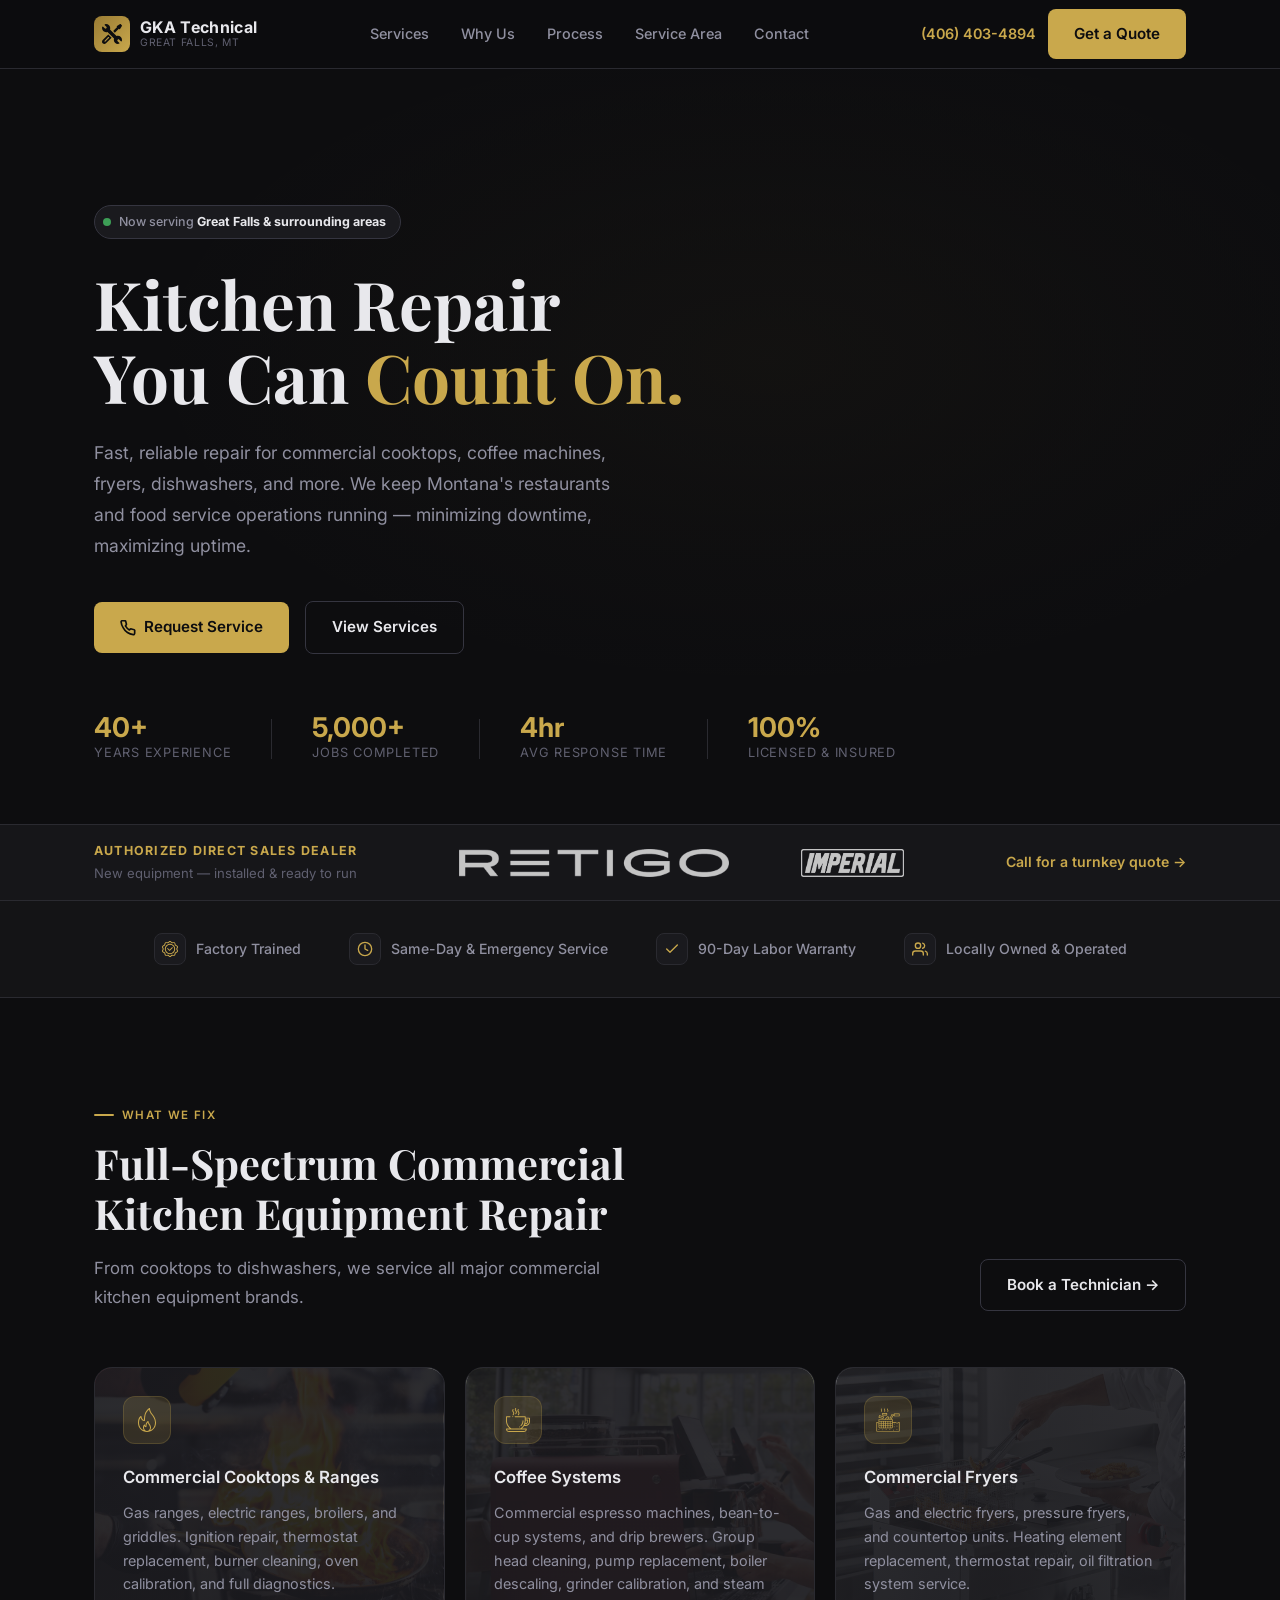
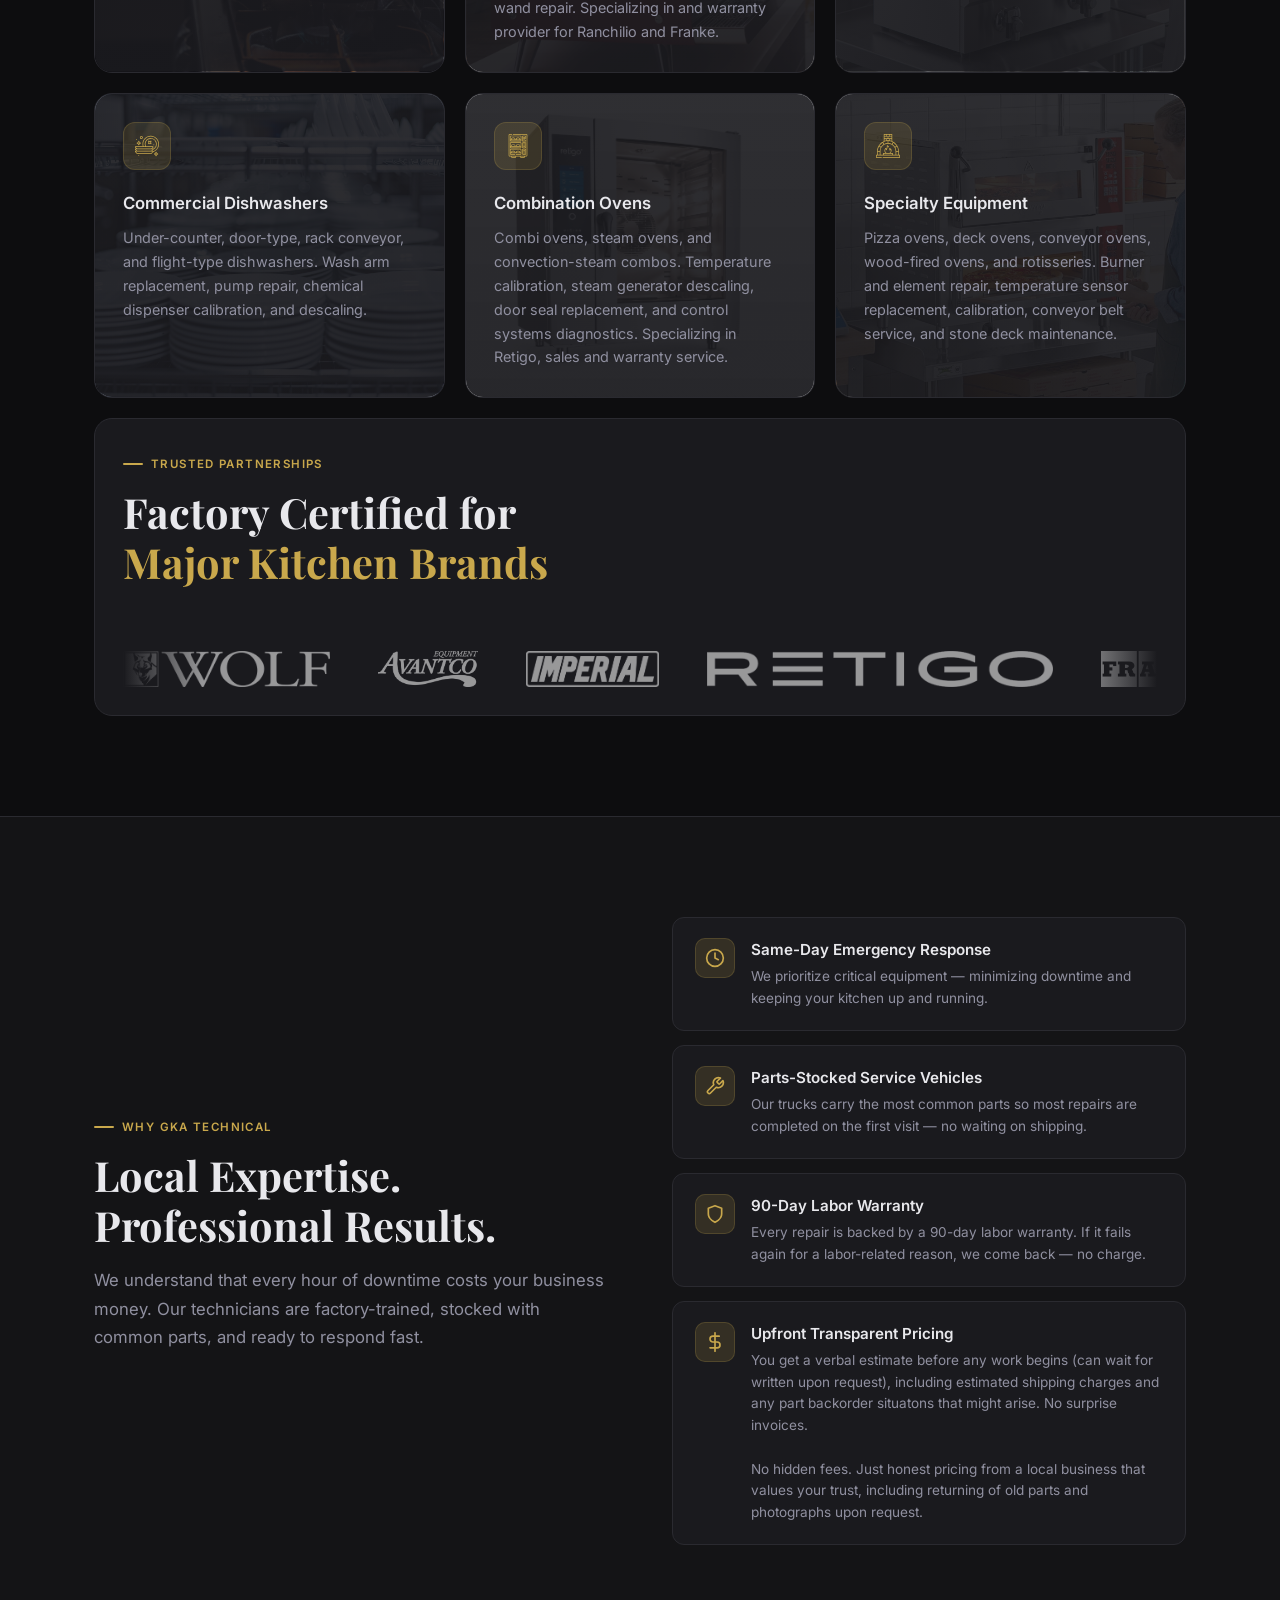
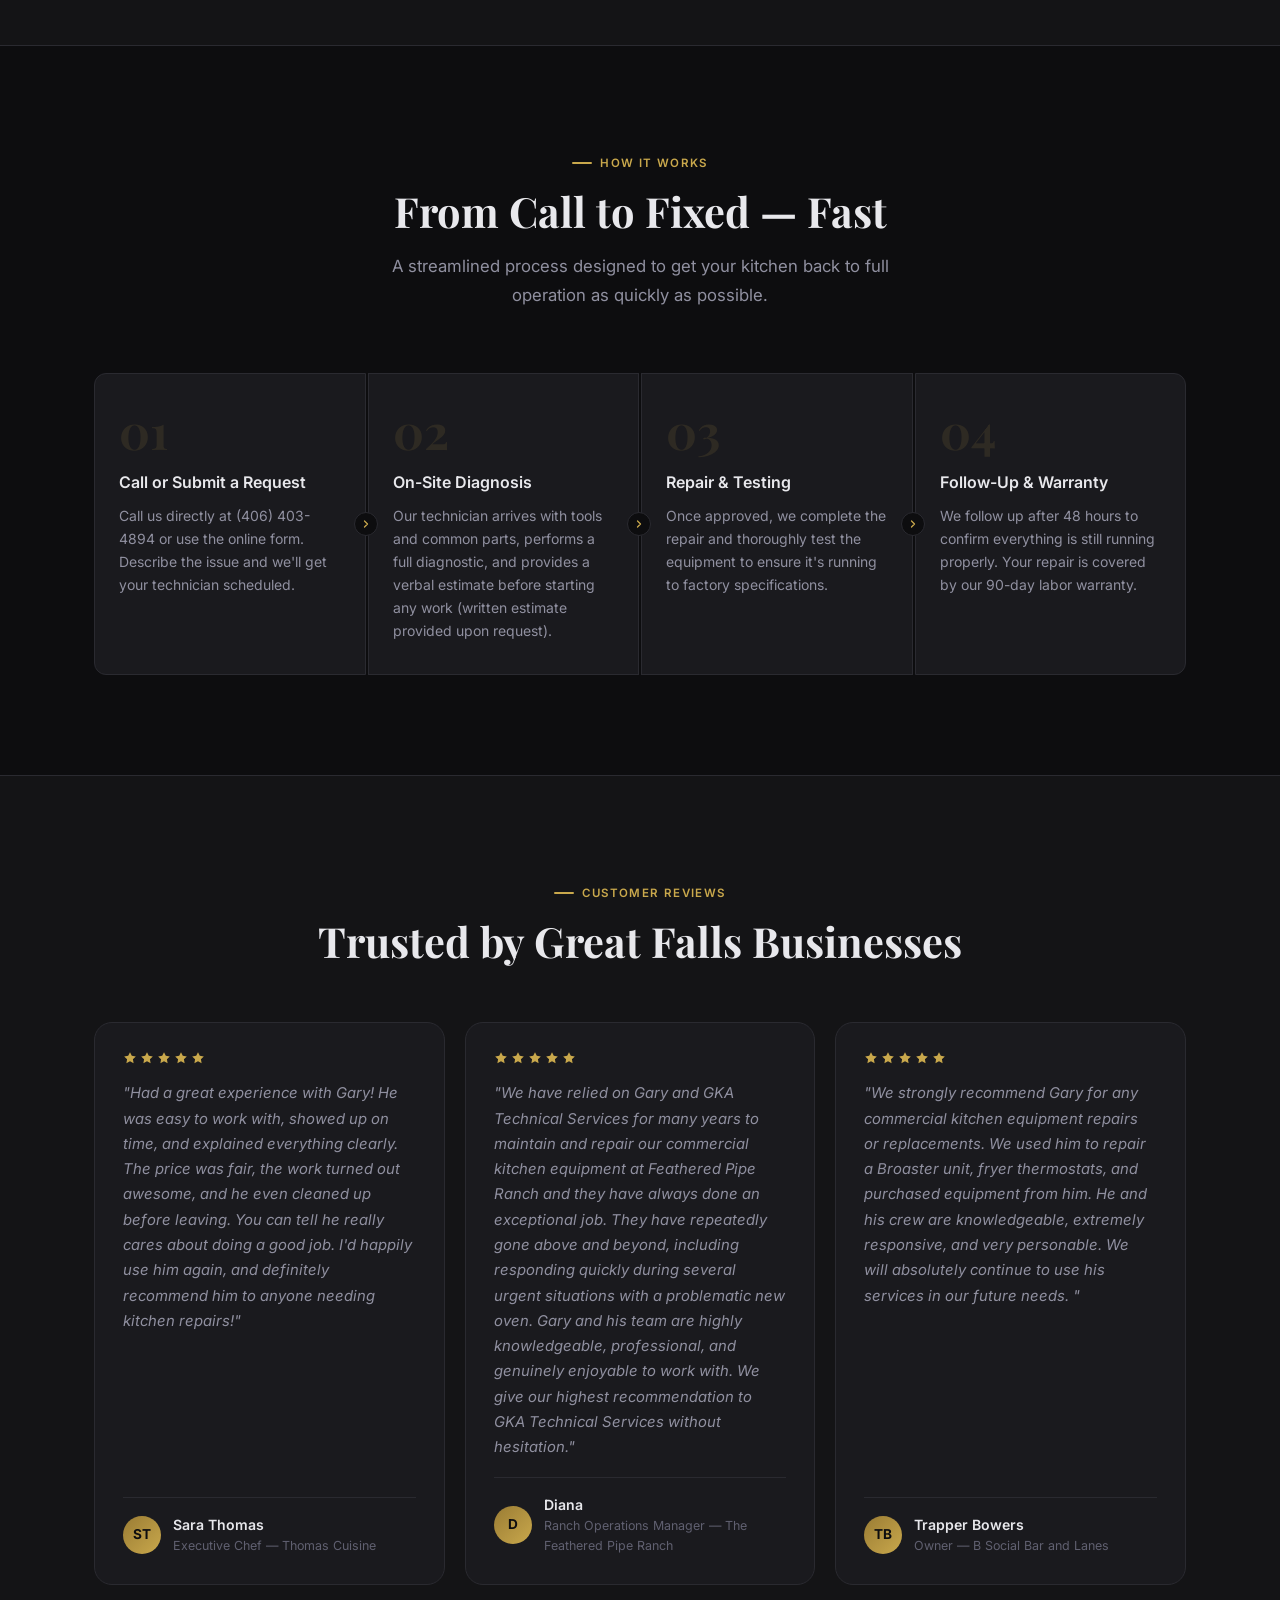
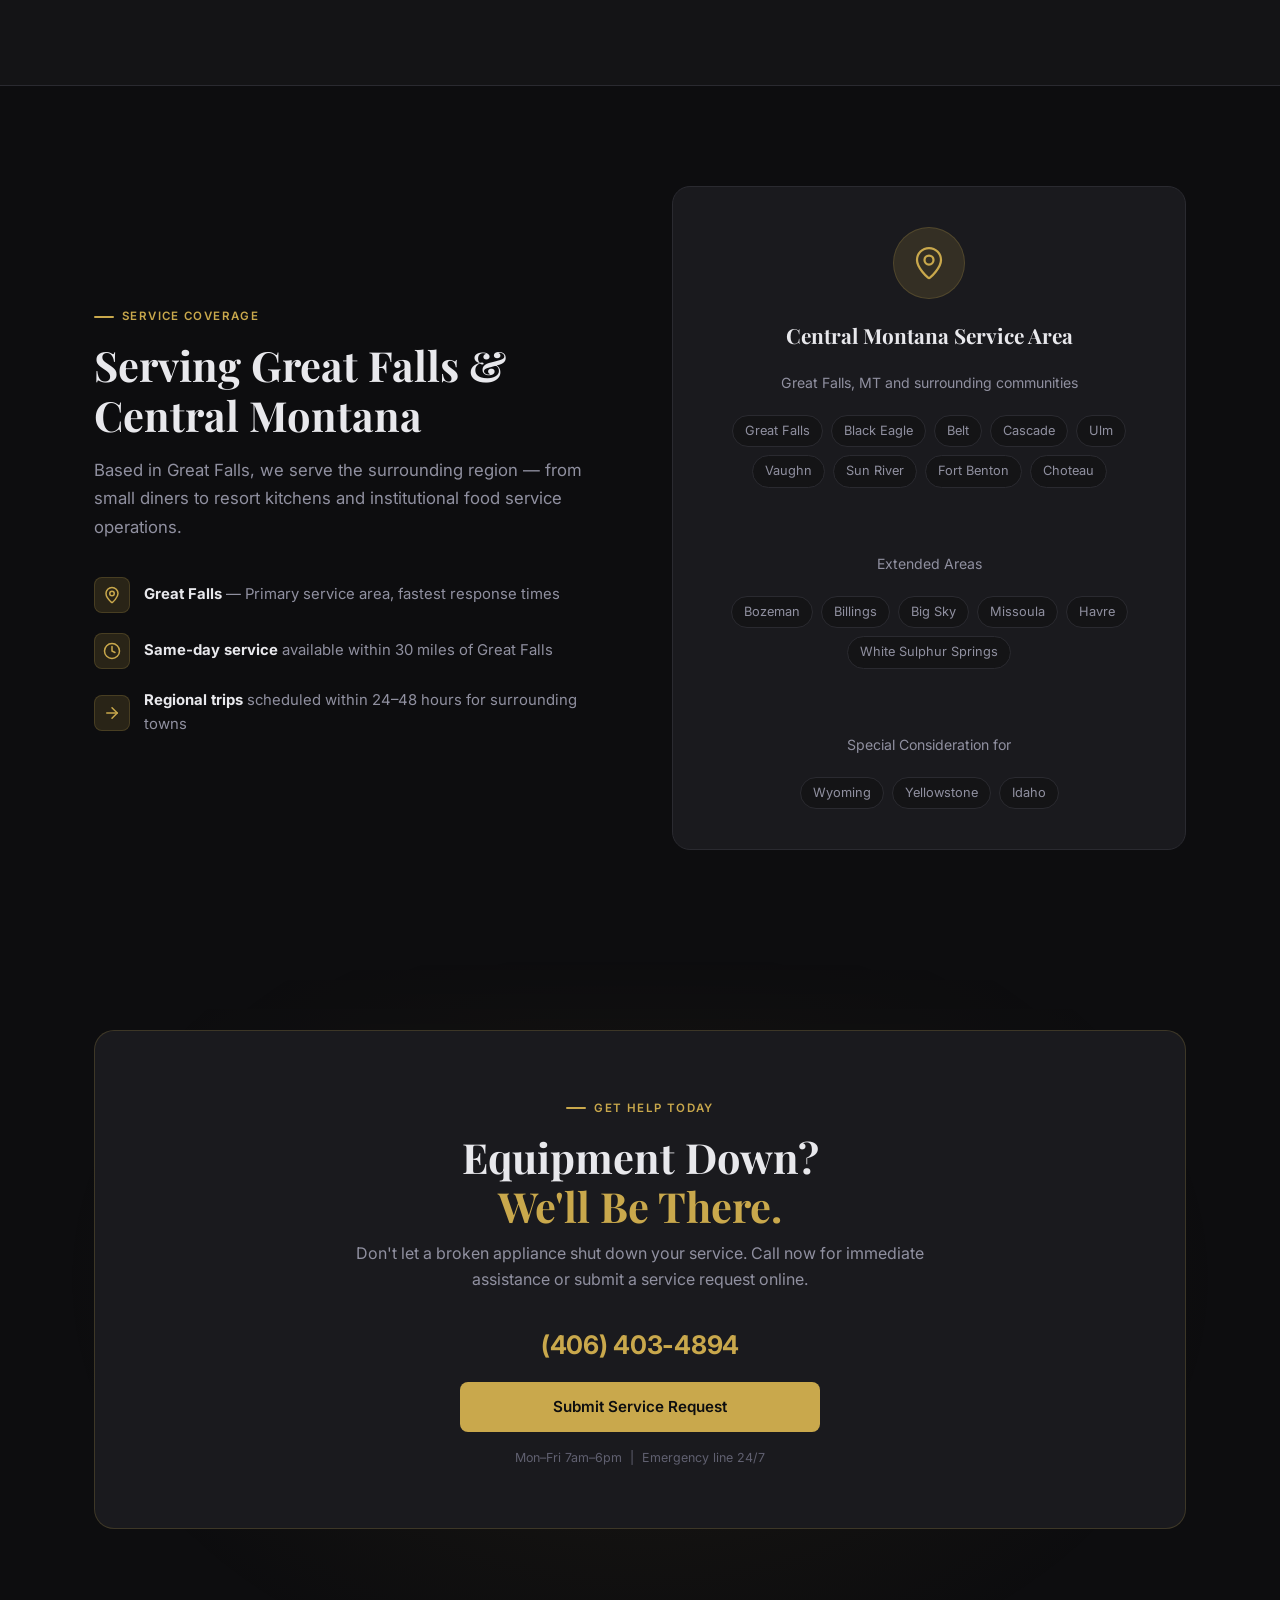
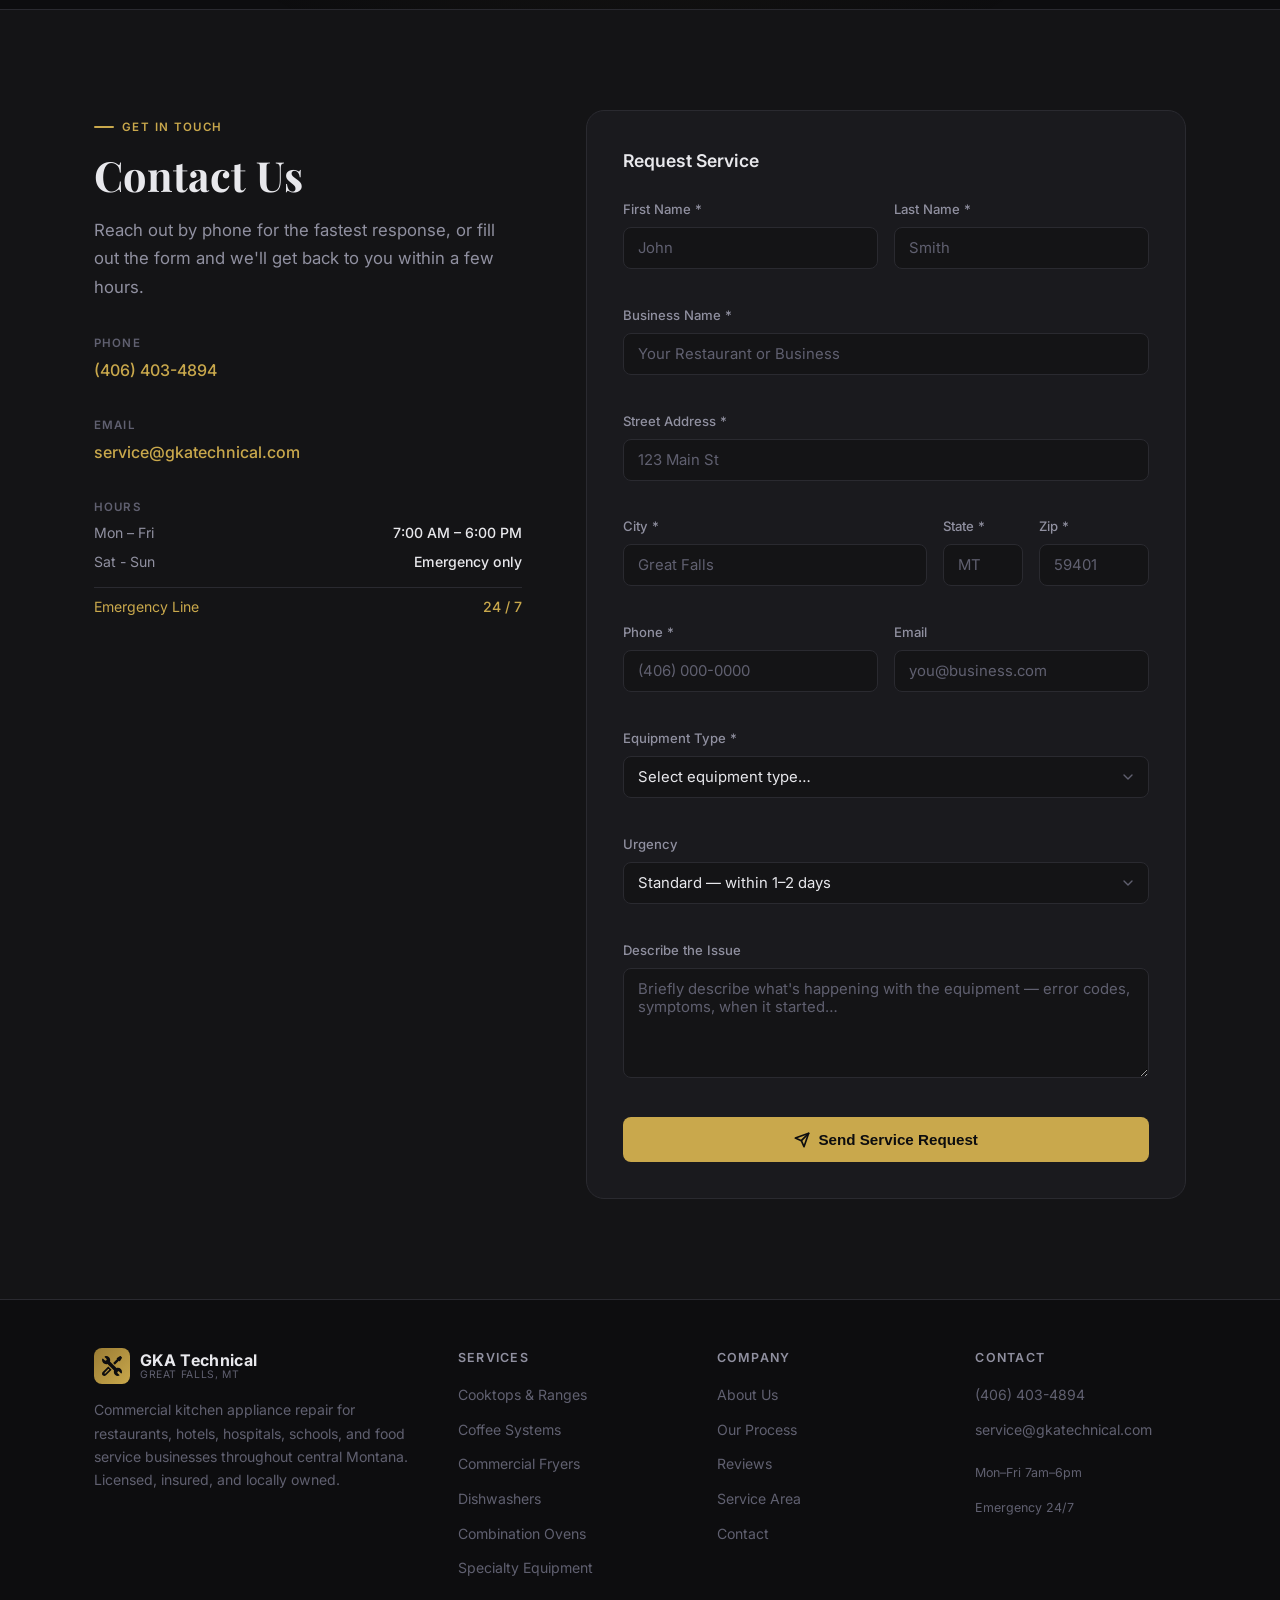
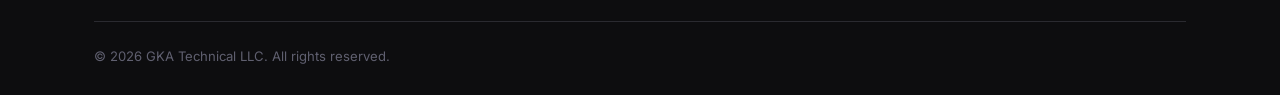
<file: index.html>
<!DOCTYPE html>
<html lang="en">
<head>
  <meta charset="UTF-8" />
  <meta name="viewport" content="width=device-width, initial-scale=1.0" />
  <title>GKA Technical | Commercial Kitchen Appliance Repair – Great Falls, MT</title>
  <meta name="description" content="Expert commercial kitchen appliance repair in Great Falls, Montana. Fast, reliable service for restaurants, hotels, and food service businesses." />
  <link rel="preconnect" href="https://fonts.googleapis.com" />
  <link rel="preconnect" href="https://fonts.gstatic.com" crossorigin />
  <link href="https://fonts.googleapis.com/css2?family=Inter:wght@300;400;500;600;700&family=Playfair+Display:wght@600;700&display=swap" rel="stylesheet" />
  <link rel="stylesheet" href="styles.css" />
  <link rel="icon" type="image/png" sizes="32x32" href="assets/favicons/favicon-32.png" />
  <link rel="icon" type="image/png" sizes="16x16" href="assets/favicons/favicon-16.png" />
  <link rel="icon" href="assets/favicons/favicon.svg" type="image/svg+xml" />
  <script src="scripts.js" defer></script>
  <meta property="og:title" content="GKA Technical - Commercial Kitchen Services" />
  <meta property="og:image" content="assets/preview/preview.jpg" />

</head>
<body>

<!-- ── Navigation ── -->
<nav id="navbar">
  <div class="container">
    <div class="nav-inner">
      <a href="#hero" class="nav-logo">
        <div class="nav-logo-icon">
          <svg viewBox="0 0 512 512" xmlns="http://www.w3.org/2000/svg"><path d="M481.429,332.892c-26.337-26.357-62.882-37.523-109.815-24.945L204.256,140.419l2.212-8.364c9.639-36.166-0.776-75.041-27.172-101.437C152.42,3.721,114.212-6.148,78.077,3.778c-5.153,1.415-9.164,5.464-10.529,10.631c-1.365,5.167,0.132,10.659,3.909,14.438l40.297,40.297c11.781,11.81,11.666,30.724,0.029,42.392c-11.545,11.576-30.951,11.558-42.45,0.029L29.028,71.257c-3.779-3.781-9.287-5.264-14.454-3.891c-5.168,1.372-9.202,5.393-10.612,10.551c-9.781,35.738-0.159,74.183,26.846,101.188c26.326,26.345,62.825,37.551,109.786,24.946l167.371,167.528c-12.49,46.919-1.716,83.11,24.975,109.801c26.91,26.93,65.136,36.726,101.192,26.833c5.154-1.414,9.166-5.464,10.532-10.631c1.366-5.167-0.13-10.66-3.909-14.44l-40.288-40.288c-11.781-11.81-11.666-30.726-0.029-42.392c11.689-11.629,31.052-11.444,42.45-0.015l40.308,40.297c3.779,3.779,9.287,5.262,14.453,3.889c5.167-1.373,9.201-5.392,10.611-10.549C518.041,398.352,508.421,359.897,481.429,332.892z"/><path d="M160.551,266.584L17.559,409.594c-23.401,23.401-23.401,61.455,0,84.855c23.401,23.401,61.455,23.401,84.855,0l142.989-143.006L160.551,266.584z M88.322,447.898c-5.86,5.86-15.35,5.86-21.21,0c-5.859-5.859-5.859-15.351,0-21.21l90.98-90.997c5.859-5.859,15.352-5.859,21.21,0c5.859,5.859,5.859,15.351,0,21.21L88.322,447.898z"/><path d="M507.596,30.253L481.737,4.394c-4.867-4.867-12.42-5.797-18.322-2.258l-79.547,47.723c-8.37,5.021-9.791,16.568-2.891,23.469l6.332,6.33l-100.98,100.567l42.435,42.435l100.98-100.567l8.919,8.921c6.901,6.899,18.449,5.479,23.469-2.891l47.723-79.547C513.393,42.673,512.463,35.12,507.596,30.253z"/></svg>
        </div>
        <div class="nav-logo-text">
          <span class="nav-logo-name">GKA Technical</span>
          <span class="nav-logo-sub">Great Falls, MT</span>
        </div>
      </a>

      <ul class="nav-links">
        <li><a href="#services">Services</a></li>
        <li><a href="#why">Why Us</a></li>
        <li><a href="#process">Process</a></li>
        <li><a href="#area">Service Area</a></li>
        <li><a href="#contact">Contact</a></li>
      </ul>

      <div class="nav-cta">
        <a href="tel:+14064034894" class="nav-phone">(406) 403-4894</a>
        <a href="#contact" class="btn btn-primary">Get a Quote</a>
      </div>

      <button class="hamburger" id="hamburger" aria-label="Toggle menu">
        <span></span><span></span><span></span>
      </button>
    </div>
  </div>
</nav>

<div class="mobile-menu" id="mobile-menu">
  <a href="#services" onclick="closeMobile()">Services</a>
  <a href="#why" onclick="closeMobile()">Why Us</a>
  <a href="#process" onclick="closeMobile()">Process</a>
  <a href="#area" onclick="closeMobile()">Service Area</a>
  <a href="#contact" onclick="closeMobile()">Contact</a>
  <a href="tel:+14064034894" style="color: var(--gold); font-weight: 600;">(406) 403-4894</a>
</div>

<!-- ── Hero ── -->
<section id="hero">
  <video class="hero-video" autoplay muted loop playsinline>
    <source src="assets/video/header.mp4" type="video/mp4" />
  </video>
  <div class="hero-video-overlay"></div>
  <div class="container">
    <div class="hero-content">
      <div class="hero-badge">
        <div class="hero-badge-dot"></div>
        <span>Now serving <strong>Great Falls &amp; surrounding areas</strong></span>
      </div>

      <h1 class="hero-title">
        Kitchen Repair<br />
        You Can
        <span class="accent">Count On.</span><br />
      </h1>

      <p class="hero-desc">
        Fast, reliable repair for commercial cooktops, coffee machines, fryers, dishwashers, and more.
        We keep Montana's restaurants and food service operations running — minimizing downtime, maximizing uptime.
      </p>

      <div class="hero-actions">
        <a href="#contact" class="btn btn-primary">
          <svg width="16" height="16" viewBox="0 0 24 24" fill="none" stroke="currentColor" stroke-width="2.5" stroke-linecap="round" stroke-linejoin="round"><path d="M22 16.92v3a2 2 0 0 1-2.18 2 19.79 19.79 0 0 1-8.63-3.07A19.5 19.5 0 0 1 4.69 11.5a19.79 19.79 0 0 1-3.07-8.67A2 2 0 0 1 3.8 1h3a2 2 0 0 1 2 1.72 12.84 12.84 0 0 0 .7 2.81 2 2 0 0 1-.45 2.11L8.09 8.91a16 16 0 0 0 6 6l.91-.95a2 2 0 0 1 2.11-.45 12.84 12.84 0 0 0 2.81.7A2 2 0 0 1 22 16.92z"/></svg>
          Request Service
        </a>
        <a href="#services" class="btn btn-outline">View Services</a>
      </div>

      <div class="hero-stats">
        <div class="hero-stat">
          <span class="hero-stat-number">40+</span>
          <span class="hero-stat-label">Years Experience</span>
        </div>
        <div class="hero-divider"></div>
        <div class="hero-stat">
          <span class="hero-stat-number">5,000+</span>
          <span class="hero-stat-label">Jobs Completed</span>
        </div>
        <div class="hero-divider"></div>
        <div class="hero-stat">
          <span class="hero-stat-number">4hr</span>
          <span class="hero-stat-label">Avg Response Time</span>
        </div>
        <div class="hero-divider"></div>
        <div class="hero-stat">
          <span class="hero-stat-number">100%</span>
          <span class="hero-stat-label">Licensed &amp; Insured</span>
        </div>
      </div>
    </div>
  </div>

  <!-- ── Dealer Banner ── -->
  <div id="dealer-banner">
    <div class="container">
      <div class="dealer-inner">
        <div class="dealer-text">
          <div class="dealer-label">Authorized Direct Sales Dealer</div>
          <span class="dealer-sub">New equipment — installed &amp; ready to run</span>
        </div>
        <div class="dealer-logos">
          <img src="assets/brands/retigo_logo.png" alt="Retigo" />
          <img src="assets/brands/imperial_logo.png" alt="Imperial" />
        </div>
        <a href="tel:+14064034894" class="dealer-cta">Call for a turnkey quote &rarr;</a>
      </div>
    </div>
  </div>
</section>

<!-- ── Trust Bar ── -->
<div id="trust">
  <div class="container">
    <div class="trust-inner">
      <div class="trust-item">
        <div class="trust-icon">
          <svg style="fill: var(--gold); stroke: none;" enable-background="new 0 0 512.12 512.12" viewBox="0 0 512.12 512.12" xmlns="http://www.w3.org/2000/svg"><path d="m256.038 91.06c-90.981 0-165 74.019-165 165s74.019 165 165 165 165-74.019 165-165-74.018-165-165-165zm0 300c-74.439 0-135-60.561-135-135s60.561-135 135-135 135 60.561 135 135-60.56 135-135 135z"></path><path d="m320.432 200.453-79.394 79.393-49.394-49.393c-5.857-5.858-15.355-5.858-21.213 0s-5.858 15.355 0 21.213l60 60c2.929 2.929 6.768 4.394 10.606 4.394s7.678-1.464 10.606-4.394l90-90c5.858-5.858 5.858-15.355 0-21.213-5.856-5.858-15.354-5.858-21.211 0z"></path><path d="m490.641 150.89c-.05-.031-52.39-31.361-52.39-31.361l-11.749-48.658c-5.213-21.591-25.066-36.022-47.215-34.304l-59.644 4.616s-34.357-30.322-34.425-30.379c-16.908-14.402-41.453-14.402-58.361 0-.067.057-34.425 30.379-34.425 30.379l-59.644-4.616c-21.971-1.706-41.672 12.473-47.082 33.766l-16.356 52.116s-47.807 28.402-47.87 28.441c-18.923 11.63-26.508 34.973-18.034 55.505l20.408 49.455-20.408 49.454c-8.474 20.532-.889 43.875 18.035 55.505.058.036 52.296 31.162 52.296 31.162l11.798 48.857c4.932 20.429 22.97 34.444 43.656 34.442 3.164 0-.39.12 62.582-4.706 0 0 34.989 30.704 35.045 30.751 8.454 7.201 18.817 10.802 29.181 10.802 10.363 0 20.727-3.601 29.181-10.802.056-.048 35.045-30.751 35.045-30.751l59.023 4.568c22.142 1.711 42.003-12.713 47.215-34.304l11.749-48.659c64.047-38.338 50.467-30.174 52.39-31.361 18.922-11.63 26.507-34.973 18.033-55.505l-20.408-49.455 20.408-49.455c8.473-20.53.889-43.872-18.034-55.503zm-32.468 110.682 22.77 55.177c2.816 6.822.313 14.576-5.95 18.465l-57.549 34.449c-3.454 2.067-5.932 5.436-6.877 9.349l-13.227 54.777c-1.737 7.196-8.345 12.003-15.738 11.434l-65.324-5.056c-4.023-.311-8.014 1.015-11.051 3.681l-39.532 34.691c-5.611 4.722-13.703 4.722-19.314-.002l-39.53-34.689c-3.038-2.666-7.03-3.995-11.051-3.681l-65.324 5.056c-7.387.57-14.001-4.238-15.738-11.435l-13.279-54.993c-.947-3.923-3.436-7.299-6.903-9.365l-57.439-34.225c-6.254-3.892-8.752-11.639-5.938-18.457l22.77-55.177c1.513-3.665 1.513-7.779 0-11.444l-22.773-55.177c-2.812-6.814-.317-14.557 5.93-18.451l52.5-31.189c3.176-1.887 5.544-4.879 6.65-8.404 19.348-61.687 18.256-58.066 18.48-58.995 1.737-7.196 8.333-12.01 15.738-11.434l65.97 5.106c4.048.312 8.042-1.026 11.083-3.709l38.868-34.304c5.603-4.706 13.679-4.706 19.283-.002l38.87 34.306c3.041 2.685 7.045 4.021 11.083 3.709l65.97-5.106c7.379-.57 14.001 4.237 15.738 11.435l13.227 54.776c.945 3.913 3.423 7.282 6.877 9.35l57.549 34.448c6.263 3.889 8.767 11.642 5.95 18.464l-22.77 55.177c-1.512 3.666-1.512 7.78.001 11.445z"></path></svg>
        </div>
        Factory Trained
      </div>
      <div class="trust-item">
        <div class="trust-icon">
          <svg viewBox="0 0 24 24"><circle cx="12" cy="12" r="10"/><polyline points="12 6 12 12 16 14"/></svg>
        </div>
        Same-Day &amp; Emergency Service
      </div>
  
      <div class="trust-item">
        <div class="trust-icon">
          <svg viewBox="0 0 24 24"><polyline points="20 6 9 17 4 12"/></svg>
        </div>
        90-Day Labor Warranty
      </div>
      <div class="trust-item">
        <div class="trust-icon">
          <svg viewBox="0 0 24 24"><path d="M17 21v-2a4 4 0 0 0-4-4H5a4 4 0 0 0-4 4v2"/><circle cx="9" cy="7" r="4"/><path d="M23 21v-2a4 4 0 0 0-3-3.87"/><path d="M16 3.13a4 4 0 0 1 0 7.75"/></svg>
        </div>
        Locally Owned &amp; Operated
      </div>
    </div>
  </div>
</div>

<!-- ── Services ── -->
<section id="services">
  <div class="container">
    <div class="services-header">
      <div>
        <div class="section-label">What We Fix</div>
        <h2 class="section-title">Full-Spectrum Commercial<br />Kitchen Equipment Repair</h2>
        <p class="section-sub">From cooktops to dishwashers, we service all major commercial kitchen equipment brands.</p>
      </div>
      <a href="#contact" class="btn btn-outline" style="flex-shrink:0;">Book a Technician →</a>
    </div>

    <div class="services-grid">

      <div class="service-card" style="--card-img: url('assets/appliances/range.jpg')">
        <div class="service-icon">
          <svg style="fill: var(--gold); stroke: none;" viewBox="0 0 512.019 512.019" xmlns="http://www.w3.org/2000/svg"><path d="M447.28,304.8l-0.365-5.01c-5.865-76.354-41.417-124.219-72.781-166.438c-29.042-39.094-54.125-72.854-54.125-122.667c0-4-2.24-7.656-5.792-9.49c-3.563-1.844-7.844-1.542-11.083,0.813c-47.104,33.708-86.406,90.521-100.135,144.729c-9.531,37.74-10.792,80.167-10.969,108.188c-43.5-9.292-53.354-74.365-53.458-75.073c-0.49-3.375-2.552-6.313-5.552-7.917c-3.031-1.583-6.594-1.698-9.667-0.177c-2.281,1.104-55.99,28.396-59.115,137.375c-0.219,3.625-0.229,7.25-0.229,10.885c0,105.865,86.135,192,192,192s192-86.135,192-192C448.009,314.706,447.645,309.748,447.28,304.8z M256.009,490.685c-35.292,0-64-30.583-64-68.177c0-1.281-0.01-2.573,0.083-4.156c0.427-15.854,3.438-26.677,6.74-33.875c6.188,13.292,17.26,25.51,35.219,25.51c5.896,0,10.667-4.771,10.667-10.667c0-15.188,0.313-32.708,4.094-48.521c3.365-14.031,11.406-28.938,21.594-40.896c4.531,15.521,13.365,28.083,21.99,40.344c12.344,17.542,25.104,35.677,27.344,66.604c0.135,1.833,0.271,3.677,0.271,5.656C320.009,460.102,291.301,490.685,256.009,490.685z M323.421,476.748c11.072-15.099,17.922-33.763,17.922-54.24c0-2.51-0.156-4.844-0.469-9.208c-2.531-34.823-17.667-56.344-31.031-75.333c-11.385-16.167-21.208-30.135-21.208-49.948c0-4.052-2.292-7.75-5.917-9.552c-3.604-1.813-7.958-1.406-11.177,1.042c-20.458,15.458-37.521,41.479-43.479,66.323c-3.042,12.74-4.104,26.521-4.479,37.854c-7.396-7.958-9.688-22.708-9.708-22.906c-0.479-3.427-2.583-6.417-5.656-8.01c-3.052-1.583-6.708-1.625-9.781-0.042c-2.688,1.375-26.302,14.917-27.656,64.729c-0.094,1.688-0.104,3.375-0.104,5.052c0,20.477,6.85,39.141,17.922,54.24c-60.664-26.195-103.255-86.563-103.255-156.729c0-3.198-0.01-6.385,0.208-9.938c1.833-63.938,22.292-95.646,35.646-109.635c9.312,33.333,33.708,76.906,81.479,76.906c5.896,0,10.667-4.771,10.667-10.667c0-35.698,0.802-76.948,10.344-114.719c10.833-42.792,40.51-89,76.333-120.281c5.948,45.688,30.833,79.188,56.99,114.385c31.094,41.854,63.24,85.135,68.625,155.219l0.365,5.104c0.333,4.438,0.677,8.865,0.677,13.625C426.676,390.185,384.085,450.553,323.421,476.748z"></path></svg>
        </div>
        <div class="service-name">Commercial Cooktops &amp; Ranges</div>
        <div class="service-desc">Gas ranges, electric ranges, broilers, and griddles. Ignition repair, thermostat replacement, burner cleaning, oven calibration, and full diagnostics.</div>
        <div class="service-brands">
          <span class="brand-tag">Vulcan</span>
          <span class="brand-tag">Garland</span>
          <span class="brand-tag">Rational</span>
          <span class="brand-tag">Hobart</span>
          <span class="brand-tag">Southbend</span>
        </div>
      </div>


      <div class="service-card" style="--card-img: url('assets/appliances/coffee.jpg')">
        <div class="service-icon">
          <svg style="fill: var(--gold); stroke: none;" viewBox="0 0 512 512" xmlns="http://www.w3.org/2000/svg"><path d="M502,206.5h-82v-21.167c0-5.523-4.478-10-10-10H194c-5.522,0-10,4.477-10,10c0,5.523,4.478,10,10,10h206v76.666c0,67.348-35.957,129.942-94.018,164H114.018C55.957,401.942,20,339.347,20,272v-76.666h67c5.522,0,10-4.477,10-10c0-5.523-4.478-10-10-10H10c-5.522,0-10,4.477-10,10V272c0,37.8,10.16,74.864,29.382,107.183C42.345,400.98,59.165,420.228,78.862,436H10c-5.522,0-10,4.477-10,10c0,36.393,29.607,66,66,66h312c36.393,0,66-29.607,66-66c0-5.523-4.478-10-10-10h-92.862c18.129-14.516,33.812-31.983,46.302-51.667h28.227C468.785,384.333,512,341.118,512,288v-71.5C512,210.977,507.523,206.5,502,206.5z M422.905,456c-4.578,20.572-22.974,36-44.905,36H66c-21.931,0-40.326-15.428-44.905-36h90.244h197.322H422.905z M420,272v-5.5h32V288c0,20.034-16.299,36.333-36.333,36.333h-2.271C417.761,307.327,420,289.745,420,272z M492,288c0,42.09-34.243,76.333-76.333,76.333h-17.02c3.193-6.521,6.045-13.197,8.537-20h8.483C446.73,344.333,472,319.062,472,288v-31.5c0-5.523-4.478-10-10-10h-42v-20h72V288z"></path><path d="M219.549,55.343l-5.203-6.533c-7.638-9.588-7.649-22.991-0.027-32.593c3.434-4.326,2.71-10.616-1.616-14.049c-4.327-3.435-10.616-2.71-14.05,1.616c-13.442,16.936-13.422,40.575,0.049,57.487l5.203,6.533c9.981,12.53,9.996,30.045,0.036,42.594l-5.332,6.718c-3.434,4.326-2.71,10.616,1.616,14.049c1.839,1.459,4.032,2.168,6.21,2.168c2.946,0,5.865-1.296,7.84-3.784l5.332-6.718C235.387,102.949,235.364,75.197,219.549,55.343z"></path><path d="M274.978,77.827l-5.203-6.532c-7.638-9.589-7.649-22.992-0.027-32.594c3.434-4.326,2.71-10.616-1.616-14.049c-4.327-3.435-10.616-2.71-14.05,1.616c-13.442,16.936-13.422,40.575,0.049,57.488l5.203,6.533c9.98,12.531,9.995,30.047,0.035,42.595l-5.331,6.717c-3.434,4.326-2.71,10.616,1.616,14.049c1.839,1.459,4.032,2.167,6.21,2.167c2.946,0,5.866-1.297,7.84-3.784l5.33-6.717C290.815,125.435,290.792,97.683,274.978,77.827z"></path><path d="M164.12,77.828l-5.203-6.532c-7.638-9.588-7.649-22.992-0.028-32.594c3.434-4.326,2.71-10.616-1.616-14.05c-4.327-3.434-10.616-2.708-14.05,1.616c-13.441,16.936-13.421,40.576,0.05,57.488l5.203,6.533c9.98,12.531,9.995,30.047,0.036,42.594l-5.332,6.717c-3.434,4.326-2.711,10.616,1.615,14.05c1.839,1.459,4.031,2.168,6.21,2.168c2.946,0,5.865-1.296,7.839-3.783l5.333-6.718C179.957,125.436,179.934,97.684,164.12,77.828z"></path><path d="M150.28,178.26c-1.86-1.86-4.44-2.93-7.07-2.93s-5.21,1.07-7.07,2.93c-1.859,1.87-2.93,4.44-2.93,7.07s1.07,5.21,2.93,7.08c1.86,1.86,4.44,2.92,7.07,2.92s5.21-1.06,7.07-2.92c1.869-1.87,2.93-4.44,2.93-7.08C153.21,182.7,152.149,180.12,150.28,178.26z"></path><path d="M362,262c-5.522,0-10,4.477-10,10c0,37.119-15.056,73.598-41.308,100.083c-3.888,3.922-3.859,10.254,0.063,14.142c1.95,1.933,4.495,2.898,7.04,2.898c2.574-0.001,5.148-0.989,7.103-2.962C354.832,355.961,372,314.351,372,272C372,266.477,367.522,262,362,262z"></path><path d="M293.885,399.225c-2.714-4.811-8.813-6.51-13.623-3.797l-0.228,0.129c-4.811,2.714-6.51,8.813-3.797,13.623c1.838,3.258,5.227,5.089,8.719,5.089c1.664,0,3.352-0.417,4.904-1.292l0.228-0.129C294.899,410.134,296.598,404.035,293.885,399.225z"></path></svg>
        </div>
        <div class="service-name">Coffee Systems</div>
        <div class="service-desc">Commercial espresso machines, bean-to-cup systems, and drip brewers. Group head cleaning, pump replacement, boiler descaling, grinder calibration, and steam wand repair. Specializing in and warranty provider for Ranchilio and Franke.</div>
        <div class="service-brands">
          <span class="brand-tag">Manitowoc</span>
          <span class="brand-tag">True</span>
          <span class="brand-tag">Hussmann</span>
          <span class="brand-tag">Bohn</span>
          <span class="brand-tag">Beverage-Air</span>
        </div>
      </div>

      <div class="service-card" style="--card-img: url('assets/appliances/fryer.jpg')">
        <div class="service-icon">
          <svg style="fill: var(--gold); stroke: none;" enable-background="new 0 0 512 512" viewBox="0 0 512 512" xmlns="http://www.w3.org/2000/svg"><path d="m388.097 178.033h107.903c3.866 0 7-3.134 7-7v-46.122c0-3.866-3.134-7-7-7h-107.903c-3.866 0-7 3.134-7 7v2.061h-31.947c-8.849 0-16.747 5.554-19.749 13.853l-42.79 98.093h-30.609l27.322-27.322c1.312-1.313 2.05-3.093 2.05-4.95s-.738-3.637-2.05-4.95l-26.182-26.181c-2.733-2.733-7.166-2.733-9.899 0l-63.402 63.403h-121.568c-3.866 0-7 3.134-7 7v67.625c-5.501-1.116-11.147-3.652-16.651-6.126-7.988-3.59-15.537-6.974-23.131-6.425-3.659.268-6.491 3.314-6.491 6.982v188.026c0 3.866 3.134 7 7 7h480c3.866 0 7-3.134 7-7v-188.026c0-3.668-2.832-6.715-6.491-6.981-7.604-.555-15.144 2.837-23.132 6.425-7.346 3.301-14.942 6.714-22.114 6.714-6.939 0-14.998-2.776-23.529-5.717-10.178-3.507-21.713-7.482-33.879-7.482-11.207 0-22.574 3.37-33.567 6.63-1.194.354-2.401.71-3.614 1.066v-62.709c0-3.866-3.134-7-7-7h-17.33l30.511-69.946h18.24v2.061c.002 3.864 3.136 6.998 7.002 6.998zm7-46.121h93.903v32.122h-93.903zm-142.904 58.453 16.282 16.282-32.272 32.272h-32.563zm-5.319 181.43h-33.9v-33.899h33.9zm14-33.9h33.9v33.899h-33.9zm-61.9 33.9h-33.9v-33.899h33.9zm-47.9 0h-33.9v-33.899h33.9zm-47.9 0h-33.9v-33.899h33.9zm-33.901 14h33.9v34.007h-18.646c-8.411 0-15.253-6.843-15.253-15.253v-18.754zm47.901 0h33.9v34.007h-33.9zm47.9 0h33.9v34.007h-33.9zm47.9 0h33.9v34.007h-33.9zm47.9 0h33.9v34.007h-33.9zm47.9 0h33.901v18.754c0 8.41-6.842 15.253-15.253 15.253h-18.648zm33.901-14h-33.901v-33.899h33.901zm-33.901-47.9v-33.901h33.901v33.901zm-14 0h-33.9v-33.901h33.9zm-47.9 0h-33.9v-33.901h33.9zm-47.9 0h-33.9v-33.901h33.9zm-47.9 0h-33.9v-33.901h33.9zm-47.9 0h-33.9v-33.901h33.9zm261.095-2.911c10.497-3.112 20.412-6.052 29.587-6.052 9.821 0 19.733 3.415 29.318 6.719 9.671 3.332 18.806 6.48 28.09 6.48 10.172 0 19.564-4.221 27.852-7.943 3.489-1.567 6.871-3.087 9.885-4.086v172.898h-466.001v-172.898c3.014.999 6.396 2.519 9.885 4.086 6.781 3.047 14.304 6.423 22.389 7.551v76.81c0 16.13 13.123 29.253 29.253 29.253h242.896c16.13 0 29.253-13.123 29.253-29.253v-81.355c2.567-.724 5.107-1.472 7.593-2.21zm-21.594-44.99h-273.402v-23.075h273.402zm15.598-121.022c-2.784 0-5.303 1.65-6.416 4.201l-34.786 79.745h-15.187l40.446-92.722c.073-.168.14-.339.2-.512.974-2.818 3.634-4.712 6.619-4.712h31.947v14zm-179.348-104.94c-4.653-7.624-11.027-18.065-3.778-36.583 1.409-3.6 5.469-5.375 9.069-3.967s5.376 5.47 3.967 9.069c-4.716 12.05-1.447 17.405 2.692 24.186 6.342 10.391 10.43 20.37-3.859 37.312-1.385 1.642-3.363 2.487-5.354 2.487-1.594 0-3.196-.541-4.509-1.649-2.956-2.493-3.331-6.909-.838-9.864 8.948-10.609 7.092-13.648 2.61-20.991zm-67.089 0c-4.654-7.624-11.027-18.065-3.779-36.583 1.409-3.6 5.471-5.375 9.07-3.967 3.6 1.409 5.376 5.47 3.967 9.07-4.716 12.049-1.447 17.405 2.691 24.186 6.343 10.391 10.43 20.37-3.859 37.312-1.385 1.642-3.363 2.487-5.354 2.487-1.594 0-3.196-.541-4.509-1.649-2.956-2.493-3.331-6.909-.838-9.864 8.949-10.61 7.093-13.649 2.611-20.992zm134.178 0c-4.654-7.624-11.027-18.065-3.779-36.583 1.409-3.6 5.472-5.375 9.07-3.967 3.6 1.409 5.376 5.47 3.967 9.07-4.716 12.049-1.447 17.405 2.692 24.186 6.342 10.391 10.43 20.37-3.859 37.312-1.385 1.642-3.363 2.487-5.354 2.487-1.594 0-3.196-.541-4.509-1.649-2.956-2.493-3.331-6.909-.838-9.864 8.947-10.61 7.092-13.649 2.61-20.992zm-185.552 156.586 89.411 23.958c.607.163 1.216.24 1.816.24 3.09 0 5.919-2.062 6.757-5.19l9.583-35.764c1-3.734-1.215-7.572-4.95-8.573l-89.41-23.958c-3.735-1-7.572 1.216-8.573 4.949l-9.583 35.764c-.48 1.793-.229 3.704.699 5.312s2.456 2.781 4.25 3.262zm16.345-33.953 75.887 20.335-5.959 22.241-75.888-20.334zm61.186-13.731h92.564c3.866 0 7-3.134 7-7v-37.026c0-3.866-3.134-7-7-7h-92.564c-3.866 0-7 3.134-7 7v37.026c0 3.866 3.134 7 7 7zm7-37.026h78.564v23.026h-78.564zm220.939 350.813c0-4.418 3.582-8 8-8s8 3.582 8 8-3.582 8-8 8-8-3.581-8-8zm13.995-72.16c0-4.418 3.582-8 8-8s8 3.582 8 8-3.582 8-8 8-8-3.582-8-8zm59.646-11.731c0-4.418 3.582-8 8-8s8 3.582 8 8-3.582 8-8 8c-4.419 0-8-3.582-8-8zm-49.977-47.02c0-4.418 3.582-8 8-8s8 3.582 8 8-3.582 8-8 8-8-3.582-8-8zm49.517 116.728c0-4.418 3.582-8 8-8s8 3.582 8 8-3.582 8-8 8-8-3.582-8-8zm-369.234-.197c0 4.418-3.581 8-8 8s-8-3.582-8-8 3.581-8 8-8 8 3.582 8 8zm81.294 6.539c0 4.418-3.582 8-8 8s-8-3.582-8-8 3.582-8 8-8c4.419 0 8 3.582 8 8zm73.181-2.479c0 4.418-3.581 8-8 8s-8-3.582-8-8 3.582-8 8-8 8 3.582 8 8zm79.343 1.161c0 4.418-3.582 8-8 8s-8-3.582-8-8 3.582-8 8-8 8 3.581 8 8z"></path></svg>
        </div>
        <div class="service-name">Commercial Fryers</div>
        <div class="service-desc">Gas and electric fryers, pressure fryers, and countertop units. Heating element replacement, thermostat repair, oil filtration system service.</div>
        <div class="service-brands">
          <span class="brand-tag">Pitco</span>
          <span class="brand-tag">Frymaster</span>
          <span class="brand-tag">Henny Penny</span>
          <span class="brand-tag">Vulcan</span>
        </div>
      </div>

      <div class="service-card" style="--card-img: url('assets/appliances/dishwasher.jpg')">
        <div class="service-icon">
          <svg style="fill: var(--gold); stroke: none;" viewBox="0 0 512 512" xmlns="http://www.w3.org/2000/svg"><path d="m168 72a32 32 0 1 0 -32 32 32.036 32.036 0 0 0 32-32zm-48 0a16 16 0 1 1 16 16 16.018 16.018 0 0 1 -16-16z"></path><path d="m38.788 200.333 22.953 12.553 12.554 22.953a8 8 0 0 0 14.037 0l12.554-22.953 22.953-12.553a8 8 0 0 0 0-14.038l-22.953-12.553-12.554-22.953a8 8 0 0 0 -14.037 0l-12.554 22.953-22.953 12.552a8 8 0 0 0 0 14.038zm32.687-13.677a8 8 0 0 0 3.18-3.18l6.658-12.176 6.659 12.175a8 8 0 0 0 3.18 3.18l12.175 6.658-12.175 6.659a8 8 0 0 0 -3.18 3.18l-6.659 12.175-6.659-12.175a8 8 0 0 0 -3.18-3.18l-12.174-6.659z"></path><path d="m348.368 146.612a8 8 0 0 0 -7.906-2.021l-25.106 7.354-25.106-7.354a8 8 0 0 0 -9.927 9.926l7.354 25.107-7.354 25.106a8 8 0 0 0 9.927 9.926l25.106-7.354 25.106 7.354a8 8 0 0 0 9.927-9.926l-7.354-25.106 7.354-25.106a8 8 0 0 0 -2.021-7.906zm-21.348 35.261 3.9 13.317-13.317-3.9a7.991 7.991 0 0 0 -4.5 0l-13.317 3.9 3.9-13.317a8.005 8.005 0 0 0 0-4.5l-3.9-13.318 13.317 3.9a7.991 7.991 0 0 0 4.5 0l13.317-3.9-3.9 13.317a8.009 8.009 0 0 0 .001 4.501z"></path><path d="m429.741 445.907 12.554 22.953a8 8 0 0 0 14.037 0l12.554-22.953 22.953-12.553a8 8 0 0 0 0-14.038l-22.953-12.553-12.554-22.953a8 8 0 0 0 -14.037 0l-12.554 22.953-22.953 12.553a8 8 0 0 0 0 14.038zm9.733-26.231a8 8 0 0 0 3.18-3.18l6.659-12.175 6.659 12.175a8 8 0 0 0 3.18 3.18l12.176 6.659-12.176 6.659a8 8 0 0 0 -3.18 3.18l-6.659 12.175-6.659-12.175a8 8 0 0 0 -3.18-3.18l-12.174-6.66z"></path><path d="m392 224h16v16h-16z"></path><path d="m72 448h16v16h-16z"></path><path d="m24 104h16v16h-16z"></path><path d="m336 39.622c-97.047 0-176 78.953-176 176a176 176 0 0 0 6.632 48h-158.632a8 8 0 0 0 -8 8.092l.185 16a8 8 0 0 0 8 7.908c2.722 0 7.833 2.832 16.852 16h-17.037a8 8 0 0 0 -8 8.092l.185 16a8 8 0 0 0 8 7.908c2.722 0 7.833 2.832 16.852 16h-17.037a8 8 0 0 0 -8 8.092l.185 16a8 8 0 0 0 8 7.908c2.829 0 8.236 3.053 17.932 17.6l.285.428a31.321 31.321 0 0 0 26.113 13.976h287.158a31.284 31.284 0 0 0 26.28-14.229c10.094-15.462 15.64-17.771 18.047-17.771a8 8 0 0 0 8-8v-1.109a177.55 177.55 0 0 0 84.4-60.746 174.454 174.454 0 0 0 35.6-106.149c0-97.047-78.953-176-176-176zm-296.286 265.149-.285-.428c-6.413-9.62-14.025-19.409-23.317-23.144l-.019-1.578h359.907v1.61c-9.628 3.9-17.426 14.195-23.445 23.415a15.333 15.333 0 0 1 -12.882 6.975h-287.158a15.355 15.355 0 0 1 -12.801-6.85zm184.286-89.149a112 112 0 1 1 165.61 98.3 7.972 7.972 0 0 0 -5.61-2.3h-16.87c9.349-13.864 14.558-16 16.87-16a8 8 0 0 0 8-8v-16a8 8 0 0 0 -8-8h-149.172a112.136 112.136 0 0 1 -10.828-48zm-184.286 137.149-.285-.428c-6.413-9.62-14.025-19.409-23.317-23.144l-.019-1.578h359.907v1.61c-9.628 3.9-17.426 14.195-23.445 23.415a15.333 15.333 0 0 1 -12.882 6.975h-287.158a15.355 15.355 0 0 1 -12.801-6.85zm336.286 24.461c-9.628 3.9-17.426 14.195-23.445 23.415a15.333 15.333 0 0 1 -12.882 6.975h-287.158a15.355 15.355 0 0 1 -12.8-6.851l-.285-.428c-6.413-9.62-14.025-19.409-23.317-23.144l-.019-1.578h359.906zm87.646-65.124a161.555 161.555 0 0 1 -71.905 53.523 8 8 0 0 0 -7.74-6.01h-16.871c9.349-13.864 14.558-16 16.87-16a8 8 0 0 0 8-8v-4.921a128.017 128.017 0 1 0 -174.642-67.082h-34.026a159.831 159.831 0 0 1 -7.332-48c0-88.224 71.775-160 160-160s160 71.776 160 160a158.583 158.583 0 0 1 -32.354 96.49z"></path></svg>
        </div>
        <div class="service-name">Commercial Dishwashers</div>
        <div class="service-desc">Under-counter, door-type, rack conveyor, and flight-type dishwashers. Wash arm replacement, pump repair, chemical dispenser calibration, and descaling.</div>
        <div class="service-brands">
          <span class="brand-tag">Hobart</span>
          <span class="brand-tag">Champion</span>
          <span class="brand-tag">Winterhalter</span>
          <span class="brand-tag">Jackson</span>
        </div>
      </div>

      <div class="service-card" style="--card-img: url('assets/appliances/combi-oven.jpg')">
        <div class="service-icon">
          <svg style="fill: var(--gold); stroke: none;" enable-background="new 0 0 512 512" viewBox="0 0 512 512" xmlns="http://www.w3.org/2000/svg"><g><path d="m328.431 50.709c0-8.324-6.772-15.097-15.097-15.097h-214.678c-8.324 0-15.096 6.772-15.096 15.097v95.78c0 8.324 6.772 15.096 15.096 15.096h214.679c8.324 0 15.097-6.772 15.097-15.096v-95.78zm-229.871 0c0-.053.043-.097.096-.097h214.679c.054 0 .097.043.097.097v65.05h-9.443v-5.05c0-19.312-15.712-35.023-35.023-35.023h-22.458c-19.312 0-35.023 15.711-35.023 35.023v5.05h-10.975v-5.05c0-19.312-15.711-35.023-35.023-35.023h-22.459c-19.312 0-35.023 15.711-35.023 35.023v5.05h-9.445zm190.428 65.05h-62.505v-5.05c0-11.041 8.982-20.023 20.023-20.023h22.458c11.041 0 20.023 8.982 20.023 20.023v5.05zm-103.48 0h-62.505v-5.05c0-11.041 8.982-20.023 20.023-20.023h22.459c11.041 0 20.023 8.982 20.023 20.023zm127.923 30.73c0 .053-.043.096-.097.096h-214.678c-.053 0-.096-.043-.096-.096v-15.729h214.872v15.729z"></path><path d="m400.243 62.695h-27.743c-4.143 0-7.5 3.358-7.5 7.5s3.357 7.5 7.5 7.5h27.743c4.143 0 7.5-3.358 7.5-7.5s-3.358-7.5-7.5-7.5z"></path><path d="m400.243 91.099h-27.743c-4.143 0-7.5 3.358-7.5 7.5s3.357 7.5 7.5 7.5h27.743c4.143 0 7.5-3.358 7.5-7.5s-3.358-7.5-7.5-7.5z"></path><path d="m400.243 119.502h-27.743c-4.143 0-7.5 3.358-7.5 7.5s3.357 7.5 7.5 7.5h27.743c4.143 0 7.5-3.358 7.5-7.5s-3.358-7.5-7.5-7.5z"></path><path d="m328.431 191.14c0-8.324-6.772-15.096-15.097-15.096h-214.678c-8.324 0-15.096 6.772-15.096 15.096v95.779c0 8.324 6.772 15.097 15.096 15.097h214.679c8.324 0 15.097-6.772 15.097-15.097v-95.779zm-229.871 0c0-.053.043-.096.096-.096h214.679c.054 0 .097.043.097.096v65.051h-9.443v-5.051c0-19.312-15.712-35.023-35.023-35.023h-22.458c-19.312 0-35.023 15.711-35.023 35.023v5.051h-10.975v-5.051c0-19.312-15.711-35.023-35.023-35.023h-22.459c-19.312 0-35.023 15.711-35.023 35.023v5.051h-9.445zm190.428 65.051h-62.505v-5.051c0-11.041 8.982-20.023 20.023-20.023h22.458c11.041 0 20.023 8.982 20.023 20.023v5.051zm-103.48 0h-62.505v-5.051c0-11.041 8.982-20.023 20.023-20.023h22.459c11.041 0 20.023 8.982 20.023 20.023zm127.923 30.728c0 .054-.043.097-.097.097h-214.678c-.053 0-.096-.043-.096-.097v-15.729h214.872v15.729z"></path><path d="m344.302 287.502c0 8.003 6.511 14.514 14.514 14.514h55.11c8.003 0 14.514-6.511 14.514-14.514v-96.945c0-8.003-6.511-14.514-14.514-14.514h-55.11c-8.003 0-14.514 6.511-14.514 14.514zm15-96.458h54.138v95.972h-54.138z"></path><path d="m400.243 203.126h-27.743c-4.143 0-7.5 3.358-7.5 7.5s3.357 7.5 7.5 7.5h27.743c4.143 0 7.5-3.358 7.5-7.5s-3.358-7.5-7.5-7.5z"></path><path d="m400.243 231.53h-27.743c-4.143 0-7.5 3.358-7.5 7.5s3.357 7.5 7.5 7.5h27.743c4.143 0 7.5-3.358 7.5-7.5s-3.358-7.5-7.5-7.5z"></path><path d="m400.243 259.934h-27.743c-4.143 0-7.5 3.357-7.5 7.5s3.357 7.5 7.5 7.5h27.743c4.143 0 7.5-3.357 7.5-7.5s-3.358-7.5-7.5-7.5z"></path><path d="m344.302 427.934c0 8.003 6.511 14.514 14.514 14.514h55.11c8.003 0 14.514-6.511 14.514-14.514v-96.945c0-8.003-6.511-14.514-14.514-14.514h-55.11c-8.003 0-14.514 6.511-14.514 14.514zm15-96.459h54.138v95.973h-54.138z"></path><path d="m400.243 343.557h-27.743c-4.143 0-7.5 3.357-7.5 7.5s3.357 7.5 7.5 7.5h27.743c4.143 0 7.5-3.357 7.5-7.5s-3.358-7.5-7.5-7.5z"></path><path d="m400.243 371.961h-27.743c-4.143 0-7.5 3.357-7.5 7.5s3.357 7.5 7.5 7.5h27.743c4.143 0 7.5-3.357 7.5-7.5s-3.358-7.5-7.5-7.5z"></path><path d="m400.243 400.365h-27.743c-4.143 0-7.5 3.357-7.5 7.5s3.357 7.5 7.5 7.5h27.743c4.143 0 7.5-3.357 7.5-7.5s-3.358-7.5-7.5-7.5z"></path><path d="m420.94 108.172c4.143 0 7.5-3.358 7.5-7.5v-50.546c0-8.003-6.511-14.514-14.514-14.514h-55.11c-8.003 0-14.514 6.511-14.514 14.514v96.945c0 8.003 6.511 14.514 14.514 14.514h55.11c8.003 0 14.514-6.511 14.514-14.514v-17.399c0-4.142-3.357-7.5-7.5-7.5s-7.5 3.358-7.5 7.5v16.913h-54.138v-95.973h54.138v50.06c0 4.142 3.358 7.5 7.5 7.5z"></path><path d="m436.179 0h-284.555c-4.142 0-7.5 3.358-7.5 7.5s3.358 7.5 7.5 7.5h284.555c2.242 0 4.066 1.824 4.066 4.066v439.927c0 2.242-1.824 4.066-4.066 4.066h-360.357c-2.243 0-4.067-1.824-4.067-4.066v-439.927c0-2.242 1.824-4.066 4.067-4.066h46.803c4.142 0 7.5-3.358 7.5-7.5s-3.358-7.5-7.5-7.5h-46.803c-10.514 0-19.067 8.553-19.067 19.066v439.927c0 10.514 8.553 19.066 19.067 19.066h33.714v14.094c0 10.943 8.903 19.847 19.847 19.847h66.463c10.943 0 19.846-8.903 19.846-19.847v-14.093h80.617v14.094c0 10.943 8.903 19.847 19.847 19.847h66.463c10.943 0 19.847-8.903 19.847-19.847v-14.094h33.715c10.514 0 19.066-8.553 19.066-19.066v-439.928c-.001-10.513-8.554-19.066-19.068-19.066zm-235.487 492.154c0 2.673-2.174 4.847-4.846 4.847h-66.463c-2.672 0-4.847-2.174-4.847-4.847v-14.094h76.156zm186.773 0c0 2.673-2.174 4.847-4.847 4.847h-66.463c-2.673 0-4.847-2.174-4.847-4.847v-14.094h76.156v14.094z"></path><path d="m313.335 427.448h-97c-4.142 0-7.5 3.357-7.5 7.5s3.358 7.5 7.5 7.5h97c8.324 0 15.097-6.772 15.097-15.097v-95.78c0-8.324-6.772-15.096-15.097-15.096h-214.679c-8.324 0-15.096 6.771-15.096 15.096v95.78c0 8.324 6.772 15.097 15.096 15.097h88.679c4.142 0 7.5-3.357 7.5-7.5s-3.358-7.5-7.5-7.5h-88.679c-.053 0-.096-.043-.096-.097v-15.729h214.872v15.729c-.001.054-.044.097-.097.097zm-190.332-30.826v-5.051c0-11.04 8.982-20.022 20.023-20.022h22.459c11.041 0 20.023 8.982 20.023 20.022v5.051zm103.48 0v-5.051c0-11.04 8.982-20.022 20.023-20.022h22.458c11.041 0 20.023 8.982 20.023 20.022v5.051zm77.505 0v-5.051c0-19.312-15.712-35.022-35.023-35.022h-22.458c-19.312 0-35.023 15.711-35.023 35.022v5.051h-10.975v-5.051c0-19.312-15.711-35.022-35.023-35.022h-22.459c-19.312 0-35.023 15.711-35.023 35.022v5.051h-9.444v-65.051c0-.053.043-.096.096-.096h214.679c.054 0 .097.043.097.096v65.051z"></path></g></svg>
        </div>
        <div class="service-name">Combination Ovens</div>
        <div class="service-desc">Combi ovens, steam ovens, and convection-steam combos. Temperature calibration, steam generator descaling, door seal replacement, and control systems diagnostics. Specializing in Retigo, sales and warranty service.</div>
        <div class="service-brands">
          <span class="brand-tag">Manitowoc</span>
          <span class="brand-tag">Hoshizaki</span>
          <span class="brand-tag">Scotsman</span>
          <span class="brand-tag">Ice-O-Matic</span>
        </div>
      </div>

      <div class="service-card" style="--card-img: url('assets/appliances/specialty.webp')">
        <div class="service-icon">
          <svg style="fill: var(--gold); stroke: none;" enable-background="new 0 0 512 512" viewBox="0 0 512 512" xmlns="http://www.w3.org/2000/svg"><path d="m503.5 443.5h-15v-75c0-97.691-59.773-179.726-142.5-214.451v-145.549c0-4.143-3.357-7.5-7.5-7.5h-165c-4.143 0-7.5 3.357-7.5 7.5v145.548c-82.652 34.694-142.5 116.679-142.5 214.452v75h-15c-4.143 0-7.5 3.357-7.5 7.5v52.5c0 4.143 3.357 7.5 7.5 7.5h109.17c4.143 0 7.5-3.357 7.5-7.5s-3.357-7.5-7.5-7.5h-101.67v-37.5h480v37.5h-348.33c-4.143 0-7.5 3.357-7.5 7.5s3.357 7.5 7.5 7.5h355.83c4.143 0 7.5-3.357 7.5-7.5v-52.5c0-4.143-3.357-7.5-7.5-7.5zm-63.063-190.145-35.734 20.631c-13.886-21.771-32.418-40.303-54.189-54.189l20.631-35.734c28.005 17.547 51.745 41.287 69.292 69.292zm-102.904-41.074c-22.311-11.692-47.417-18.74-74.033-19.861v-41.277c34.117 1.162 66.263 10.216 94.668 25.396zm-51.533-106.281v31.899c-19.911-2.58-40.088-2.58-60 0v-31.899zm-22.5-15v-30h67.5v30zm37.5 49.333v-34.333h30v42.354c-9.846-3.35-19.868-6.03-30-8.021zm0-124.333h30v30h-30zm-75 0h60v30h-60zm-45 0h30v30h-30zm0 45h67.5v30h-67.5zm0 45h30v34.332c-10.132 1.992-20.154 4.671-30 8.022zm67.5 45.143v41.277c-26.616 1.12-51.722 8.169-74.033 19.861l-20.635-35.741c28.405-15.18 60.551-24.234 94.668-25.397zm-107.645 32.92 20.631 35.734c-21.771 13.886-40.303 32.418-54.189 54.189l-35.734-20.631c17.547-28.005 41.287-51.745 69.292-69.292zm-61.105 259.437h-41.25v-67.5h41.25zm-41.107-82.5c1.162-34.117 10.216-66.263 25.396-94.668l35.741 20.635c-11.691 22.311-18.739 47.417-19.86 74.033zm307.357 82.5h-180v-22.5h180zm71.25 0h-56.25v-30c0-4.143-3.357-7.5-7.5-7.5h-43.315c25.654-25.739 29.719-66.744 8.665-97.214-1.826-2.644-5.136-3.832-8.226-2.949-3.091.881-5.276 3.634-5.436 6.844-.268 5.45-1.81 11-4.639 16.01-1.682-7.324-4.093-16.449-7.949-26.264-1.516-3.855-5.873-5.751-9.724-4.237-3.855 1.516-5.752 5.868-4.237 9.724 6.774 17.235 8.61 31.899 10.651 39.015 1.472 5.133 7.715 7.143 11.906 3.779 3.898-3.132 9.363-8.535 13.462-16.596 8.377 27.298-3.074 57.6-29.26 71.889h-58.782c-32.281-17.596-41.453-58.841-21.331-88.386 5.779 5.538 9.5 12.708 10.937 20.505.589 3.195 3.169 5.648 6.391 6.075 3.225.422 6.352-1.27 7.752-4.2 11.413-23.88 17.422-50.052 17.55-76.747 6.63 5.824 12.502 12.417 17.545 19.709 2.356 3.407 7.026 4.258 10.435 1.903 3.407-2.356 4.259-7.028 1.903-10.435-9.06-13.1-20.459-24.211-33.883-33.024-2.398-1.576-5.485-1.644-7.953-.175-2.466 1.468-3.878 4.215-3.637 7.074 1.916 22.714-.777 46.015-8.577 68.417-4.068-6.501-9.468-11.911-15.67-15.958-3.138-2.049-7.308-1.465-9.764 1.366-26.738 30.817-24.006 76.323 3.46 103.875h-43.274c-4.143 0-7.5 3.357-7.5 7.5v30h-56.25v-75c0-88.913 72.337-161.25 161.25-161.25s161.25 72.337 161.25 161.25zm-5.031-156.533 35.741-20.635c15.18 28.406 24.234 60.551 25.396 94.668h-41.276c-1.121-26.616-8.169-51.722-19.861-74.033zm61.281 156.533h-41.25v-67.5h41.25z"></path></svg>
        </div>
        <div class="service-name">Specialty Equipment</div>
        <div class="service-desc">Pizza ovens, deck ovens, conveyor ovens, wood-fired ovens, and rotisseries. Burner and element repair, temperature sensor replacement, calibration, conveyor belt service, and stone deck maintenance.</div>
        <div class="service-brands">
          <span class="brand-tag">Cleveland</span>
          <span class="brand-tag">Groen</span>
          <span class="brand-tag">Market Forge</span>
          <span class="brand-tag">Accutemp</span>
        </div>
      </div>

      <div class="brands-carousel-card service-card">
        <div class="brands-carousel-header">
          <div class="section-label">Trusted Partnerships</div>
          <h2 class="section-title">Factory Certified for<br /><span class="gold">Major Kitchen Brands</span></h2>
        </div>
        <div class="brands-track-wrap">
          <div class="brands-track">
            <img src="assets/brands/wolf_logo.png" alt="Wolf" />
            <img src="assets/brands/avantco_logo.png" alt="Avantco" />
            <img src="assets/brands/imperial_logo.png" alt="Imperial" />
            <img src="assets/brands/retigo_logo.png" alt="Retigo" />
            <img src="assets/brands/franke.png" alt="Franke" />
            <img src="assets/brands/frymaster_logo.png" alt="Frymaster" />
            <img src="assets/brands/rancilio.png" alt="Rancilio" />
            <img src="assets/brands/wolf_logo.png" alt="Wolf" />
            <img src="assets/brands/avantco_logo.png" alt="Avantco" />
            <img src="assets/brands/imperial_logo.png" alt="Imperial" />
            <img src="assets/brands/retigo_logo.png" alt="Retigo" />
            <img src="assets/brands/franke.png" alt="Franke" />
            <img src="assets/brands/frymaster_logo.png" alt="Frymaster" />
            <img src="assets/brands/rancilio.png" alt="Rancilio" />
          </div>
        </div>
      </div>

    </div>
  </div>
</section>

<!-- ── Why Us ── -->
<section id="why">
  <div class="container">
    <div class="why-grid">
      <div>
        <div class="section-label">Why GKA Technical</div>
        <h2 class="section-title">Local Expertise.<br />Professional Results.</h2>
        <p class="section-sub">We understand that every hour of downtime costs your business money. Our technicians are factory-trained, stocked with common parts, and ready to respond fast.</p>
      </div>

      <div class="why-visual">
        <div class="why-card-stack">
          <div class="why-feature">
            <div class="why-feature-icon">
              <svg viewBox="0 0 24 24"><circle cx="12" cy="12" r="10"/><polyline points="12 6 12 12 16 14"/></svg>
            </div>
            <div class="why-feature-body">
              <div class="why-feature-title">Same-Day Emergency Response</div>
              <div class="why-feature-desc">We prioritize critical equipment — minimizing downtime and keeping your kitchen up and running.</div>
            </div>
          </div>

          <div class="why-feature">
            <div class="why-feature-icon">
              <svg viewBox="0 0 24 24"><path d="M14.7 6.3a1 1 0 0 0 0 1.4l1.6 1.6a1 1 0 0 0 1.4 0l3.77-3.77a6 6 0 0 1-7.94 7.94l-6.91 6.91a2.12 2.12 0 0 1-3-3l6.91-6.91a6 6 0 0 1 7.94-7.94l-3.76 3.76z"/></svg>
            </div>
            <div class="why-feature-body">
              <div class="why-feature-title">Parts-Stocked Service Vehicles</div>
              <div class="why-feature-desc">Our trucks carry the most common parts so most repairs are completed on the first visit — no waiting on shipping.</div>
            </div>
          </div>

          <div class="why-feature">
            <div class="why-feature-icon">
              <svg viewBox="0 0 24 24"><path d="M12 22s8-4 8-10V5l-8-3-8 3v7c0 6 8 10 8 10z"/></svg>
            </div>
            <div class="why-feature-body">
              <div class="why-feature-title">90-Day Labor Warranty</div>
              <div class="why-feature-desc">Every repair is backed by a 90-day labor warranty. If it fails again for a labor-related reason, we come back — no charge.</div>
            </div>
          </div>

          <div class="why-feature">
            <div class="why-feature-icon">
              <svg viewBox="0 0 24 24"><line x1="12" y1="1" x2="12" y2="23"/><path d="M17 5H9.5a3.5 3.5 0 0 0 0 7h5a3.5 3.5 0 0 1 0 7H6"/></svg>
            </div>
            <div class="why-feature-body">
              <div class="why-feature-title">Upfront Transparent Pricing</div>
              <div class="why-feature-desc">You get a verbal estimate before any work begins (can wait for written upon request), including estimated shipping charges and any part backorder situatons that might arise. No surprise invoices.<br /><br /> No hidden fees. Just honest pricing from a local business that values your trust, including returning of old parts and photographs upon request.</div>
            </div>
          </div>
        </div>
      </div>
    </div>
  </div>
</section>

<!-- ── Process ── -->
<section id="process">
  <div class="container">
    <div class="process-header">
      <div class="section-label">How It Works</div>
      <h2 class="section-title">From Call to Fixed — Fast</h2>
      <p class="section-sub">A streamlined process designed to get your kitchen back to full operation as quickly as possible.</p>
    </div>

    <div class="process-steps">
      <div class="process-step">
        <div class="process-number">01</div>
        <div class="process-step-title">Call or Submit a Request</div>
        <div class="process-step-desc">Call us directly at (406) 403-4894 or use the online form. Describe the issue and we'll get your technician scheduled.</div>
        <div class="process-connector">
          <svg viewBox="0 0 24 24"><polyline points="9 18 15 12 9 6"/></svg>
        </div>
      </div>
      <div class="process-step">
        <div class="process-number">02</div>
        <div class="process-step-title">On-Site Diagnosis</div>
        <div class="process-step-desc">Our technician arrives with tools and common parts, performs a full diagnostic, and provides a verbal estimate before starting any work (written estimate provided upon request).</div>
        <div class="process-connector">
          <svg viewBox="0 0 24 24"><polyline points="9 18 15 12 9 6"/></svg>
        </div>
      </div>
      <div class="process-step">
        <div class="process-number">03</div>
        <div class="process-step-title">Repair &amp; Testing</div>
        <div class="process-step-desc">Once approved, we complete the repair and thoroughly test the equipment to ensure it's running to factory specifications.</div>
        <div class="process-connector">
          <svg viewBox="0 0 24 24"><polyline points="9 18 15 12 9 6"/></svg>
        </div>
      </div>
      <div class="process-step">
        <div class="process-number">04</div>
        <div class="process-step-title">Follow-Up &amp; Warranty</div>
        <div class="process-step-desc">We follow up after 48 hours to confirm everything is still running properly. Your repair is covered by our 90-day labor warranty.</div>
      </div>
    </div>
  </div>
</section>

<!-- ── Testimonials ── -->
<section id="testimonials">
  <div class="container">
    <div class="testimonials-header">
      <div class="section-label">Customer Reviews</div>
      <h2 class="section-title">Trusted by Great Falls Businesses</h2>
    </div>

    <div class="testimonials-grid">
      <div class="testimonial-card">
        <div class="stars">
          <svg class="star" viewBox="0 0 24 24"><polygon points="12 2 15.09 8.26 22 9.27 17 14.14 18.18 21.02 12 17.77 5.82 21.02 7 14.14 2 9.27 8.91 8.26 12 2"/></svg>
          <svg class="star" viewBox="0 0 24 24"><polygon points="12 2 15.09 8.26 22 9.27 17 14.14 18.18 21.02 12 17.77 5.82 21.02 7 14.14 2 9.27 8.91 8.26 12 2"/></svg>
          <svg class="star" viewBox="0 0 24 24"><polygon points="12 2 15.09 8.26 22 9.27 17 14.14 18.18 21.02 12 17.77 5.82 21.02 7 14.14 2 9.27 8.91 8.26 12 2"/></svg>
          <svg class="star" viewBox="0 0 24 24"><polygon points="12 2 15.09 8.26 22 9.27 17 14.14 18.18 21.02 12 17.77 5.82 21.02 7 14.14 2 9.27 8.91 8.26 12 2"/></svg>
          <svg class="star" viewBox="0 0 24 24"><polygon points="12 2 15.09 8.26 22 9.27 17 14.14 18.18 21.02 12 17.77 5.82 21.02 7 14.14 2 9.27 8.91 8.26 12 2"/></svg>
        </div>
        <p class="testimonial-text">"Had a great experience with Gary! He was easy to work with, showed up on time, and explained everything clearly. The price was fair, the work turned out awesome, and he even cleaned up before leaving. You can tell he really cares about doing a good job. I'd happily use him again, and definitely recommend him to anyone needing kitchen repairs!"</p>
        <div class="testimonial-author">
          <div class="author-avatar">ST</div>
          <div>
            <div class="author-name">Sara Thomas</div>
            <div class="author-role">Executive Chef — Thomas Cuisine</div>
          </div>
        </div>
      </div>

      <div class="testimonial-card">
        <div class="stars">
          <svg class="star" viewBox="0 0 24 24"><polygon points="12 2 15.09 8.26 22 9.27 17 14.14 18.18 21.02 12 17.77 5.82 21.02 7 14.14 2 9.27 8.91 8.26 12 2"/></svg>
          <svg class="star" viewBox="0 0 24 24"><polygon points="12 2 15.09 8.26 22 9.27 17 14.14 18.18 21.02 12 17.77 5.82 21.02 7 14.14 2 9.27 8.91 8.26 12 2"/></svg>
          <svg class="star" viewBox="0 0 24 24"><polygon points="12 2 15.09 8.26 22 9.27 17 14.14 18.18 21.02 12 17.77 5.82 21.02 7 14.14 2 9.27 8.91 8.26 12 2"/></svg>
          <svg class="star" viewBox="0 0 24 24"><polygon points="12 2 15.09 8.26 22 9.27 17 14.14 18.18 21.02 12 17.77 5.82 21.02 7 14.14 2 9.27 8.91 8.26 12 2"/></svg>
          <svg class="star" viewBox="0 0 24 24"><polygon points="12 2 15.09 8.26 22 9.27 17 14.14 18.18 21.02 12 17.77 5.82 21.02 7 14.14 2 9.27 8.91 8.26 12 2"/></svg>
        </div>
        <p class="testimonial-text">"We have relied on Gary and GKA Technical Services for many years to maintain and repair our commercial kitchen equipment at Feathered Pipe Ranch and they have always done an exceptional job. They have repeatedly gone above and beyond, including responding quickly during several urgent situations with a problematic new oven. Gary and his team are highly knowledgeable, professional, and genuinely enjoyable to work with. We give our highest recommendation to GKA Technical Services without hesitation."</p>
        <div class="testimonial-author">
          <div class="author-avatar">D</div>
          <div>
            <div class="author-name">Diana</div>
            <div class="author-role"> Ranch Operations Manager — The Feathered Pipe Ranch</div>
          </div>
        </div>
      </div>

      <div class="testimonial-card">
        <div class="stars">
          <svg class="star" viewBox="0 0 24 24"><polygon points="12 2 15.09 8.26 22 9.27 17 14.14 18.18 21.02 12 17.77 5.82 21.02 7 14.14 2 9.27 8.91 8.26 12 2"/></svg>
          <svg class="star" viewBox="0 0 24 24"><polygon points="12 2 15.09 8.26 22 9.27 17 14.14 18.18 21.02 12 17.77 5.82 21.02 7 14.14 2 9.27 8.91 8.26 12 2"/></svg>
          <svg class="star" viewBox="0 0 24 24"><polygon points="12 2 15.09 8.26 22 9.27 17 14.14 18.18 21.02 12 17.77 5.82 21.02 7 14.14 2 9.27 8.91 8.26 12 2"/></svg>
          <svg class="star" viewBox="0 0 24 24"><polygon points="12 2 15.09 8.26 22 9.27 17 14.14 18.18 21.02 12 17.77 5.82 21.02 7 14.14 2 9.27 8.91 8.26 12 2"/></svg>
          <svg class="star" viewBox="0 0 24 24"><polygon points="12 2 15.09 8.26 22 9.27 17 14.14 18.18 21.02 12 17.77 5.82 21.02 7 14.14 2 9.27 8.91 8.26 12 2"/></svg>
        </div>
        <p class="testimonial-text">"We strongly recommend Gary for any commercial kitchen equipment repairs or replacements. We used him to repair a Broaster unit, fryer thermostats, and purchased equipment from him. He and his crew are knowledgeable,  extremely responsive, and very personable. We will absolutely continue to use his services in our future needs. "</p>
        <div class="testimonial-author">
          <div class="author-avatar">TB</div>
          <div>
            <div class="author-name">Trapper Bowers</div>
            <div class="author-role">Owner — B Social Bar and Lanes</div>
          </div>
        </div>
      </div>
    </div>
  </div>
</section>

<!-- ── Service Area ── -->
<section id="area">
  <div class="container">
    <div class="area-grid">
      <div class="area-content">
        <div class="section-label">Service Coverage</div>
        <h2 class="section-title">Serving Great Falls &amp; Central Montana</h2>
        <p class="section-sub">Based in Great Falls, we serve the surrounding region — from small diners to resort kitchens and institutional food service operations.</p>

        <div class="area-perks">
          <div class="area-perk">
            <div class="area-perk-icon">
              <svg viewBox="0 0 24 24"><circle cx="12" cy="10" r="3"/><path d="M12 2a8 8 0 0 0-8 8c0 5.4 7.05 11.5 7.35 11.76a1 1 0 0 0 1.3 0C13 21.5 20 15.4 20 10a8 8 0 0 0-8-8z"/></svg>
            </div>
            <div class="area-perk-text"><strong>Great Falls</strong> — Primary service area, fastest response times</div>
          </div>
          <div class="area-perk">
            <div class="area-perk-icon">
              <svg viewBox="0 0 24 24"><circle cx="12" cy="12" r="10"/><polyline points="12 6 12 12 16 14"/></svg>
            </div>
            <div class="area-perk-text"><strong>Same-day service</strong> available within 30 miles of Great Falls</div>
          </div>
          <div class="area-perk">
            <div class="area-perk-icon">
              <svg viewBox="0 0 24 24"><path d="M5 12h14"/><path d="M12 5l7 7-7 7"/></svg>
            </div>
            <div class="area-perk-text"><strong>Regional trips</strong> scheduled within 24–48 hours for surrounding towns</div>
          </div>
        </div>
      </div>

      <div class="area-map">
        <div class="map-icon-wrap">
          <svg viewBox="0 0 24 24"><circle cx="12" cy="10" r="3"/><path d="M12 2a8 8 0 0 0-8 8c0 5.4 7.05 11.5 7.35 11.76a1 1 0 0 0 1.3 0C13 21.5 20 15.4 20 10a8 8 0 0 0-8-8z"/></svg>
        </div>
        <div class="map-title">Central Montana Service Area</div>
        <div class="map-sub">Great Falls, MT and surrounding communities</div>
        <div class="area-towns">
          <span class="town-tag">Great Falls</span>
          <span class="town-tag">Black Eagle</span>
          <span class="town-tag">Belt</span>
          <span class="town-tag">Cascade</span>
          <span class="town-tag">Ulm</span>
          <span class="town-tag">Vaughn</span>
          <span class="town-tag">Sun River</span>
          <span class="town-tag">Fort Benton</span>
          <span class="town-tag">Choteau</span>
        </div><br />
        <div class="map-sub">Extended Areas</div>
        <div class="area-towns">
          <span class="town-tag">Bozeman</span>
          <span class="town-tag">Billings</span>
          <span class="town-tag">Big Sky</span>
          <span class="town-tag">Missoula</span>
          <span class="town-tag">Havre</span>
          <span class="town-tag">White Sulphur Springs</span>
        </div><br />
        <div class="map-sub">Special Consideration for</div>
        <div class="area-towns">
          <span class="town-tag">Wyoming</span>
          <span class="town-tag">Yellowstone</span>
          <span class="town-tag">Idaho</span>
        </div>
      </div>
    </div>
  </div>
</section>

<!-- ── CTA Banner ── -->
<section id="cta-banner">
  <div class="cta-bg"></div>
  <div class="container">
    <div class="cta-inner">
      <div class="cta-text">
        <div class="section-label">Get Help Today</div>
        <h2 class="section-title">Equipment Down?<br /><span class="gold">We'll Be There.</span></h2>
        <p>Don't let a broken appliance shut down your service. Call now for immediate assistance or submit a service request online.</p>
      </div>
      <div class="cta-actions">
        <a href="tel:+14064034894" class="cta-phone-display">(406) 403-4894</a>
        <a href="#contact" class="btn btn-primary" style="width:100%; justify-content:center;">Submit Service Request</a>
        <p style="font-size:0.78rem; color:var(--text-dim); text-align:center;">Mon–Fri 7am–6pm &nbsp;|&nbsp; Emergency line 24/7</p>
      </div>
    </div>
  </div>
</section>

<!-- ── Contact ── -->
<section id="contact">
  <div class="container">
    <div class="contact-grid">
      <div class="contact-info">
        <div>
          <div class="section-label">Get in Touch</div>
          <h2 class="section-title">Contact Us</h2>
          <p class="section-sub">Reach out by phone for the fastest response, or fill out the form and we'll get back to you within a few hours.</p>
        </div>

        <div class="contact-block">
          <div class="contact-block-label">Phone</div>
          <div class="contact-block-value"><a href="tel:+14064034894">(406) 403-4894</a></div>
        </div>

        <div class="contact-block">
          <div class="contact-block-label">Email</div>
          <div class="contact-block-value"><a href="mailto:service@gkatechnical.com" >service@gkatechnical.com</a></div>
        </div>

        <div class="contact-block address">
          <div class="contact-block-label">Address</div>
          <div class="contact-block-value">1482 10th Ave S, Suite 4<br />Great Falls, MT 59405</div>
        </div>

        <div class="contact-block">
          <div class="contact-block-label">Hours</div>
          <div class="hours-table">
            <div class="hours-row"><span class="hours-day">Mon – Fri</span><span class="hours-time">7:00 AM – 6:00 PM</span></div>
            <div class="hours-row"><span class="hours-day">Sat - Sun</span><span class="hours-time">Emergency only</span></div>
            <div class="hours-row" style="margin-top:8px;padding-top:8px;border-top:1px solid var(--border)">
              <span class="hours-day" style="color:var(--gold);">Emergency Line</span>
              <span class="hours-time" style="color:var(--gold);">24 / 7</span>
            </div>
          </div>
        </div>
      </div>

      <div class="contact-form">
        <div class="form-title">Request Service</div>

        <div id="form-success" style="display:none" class="form-success-msg">
          <svg width="48" height="48" viewBox="0 0 24 24" fill="none" stroke="currentColor" stroke-width="1.5" stroke-linecap="round" stroke-linejoin="round"><circle cx="12" cy="12" r="10"/><polyline points="9 12 11 14 15 10"/></svg>
          <strong>Request Received</strong>
          <p>We'll reach out within a few hours to confirm your service appointment.</p>
        </div>
        <div id="form-error" style="display:none" class="form-error-msg">
          Something went wrong sending your request. Please call us directly at <a href="tel:+14064034894">(406) 403-4894</a>.
        </div>

        <form id="service-form" novalidate>
          <div class="form-row">
            <div class="form-group">
              <label class="form-label" for="first-name">First Name *</label>
              <input class="form-input" type="text" id="first-name" name="first-name" placeholder="John" required />
              <span class="form-field-error" id="err-first-name"></span>
            </div>
            <div class="form-group">
              <label class="form-label" for="last-name">Last Name *</label>
              <input class="form-input" type="text" id="last-name" name="last-name" placeholder="Smith" required />
              <span class="form-field-error" id="err-last-name"></span>
            </div>
          </div>

          <div class="form-group">
            <label class="form-label" for="business">Business Name *</label>
            <input class="form-input" type="text" id="business" name="business" placeholder="Your Restaurant or Business" required />
            <span class="form-field-error" id="err-business"></span>
          </div>

          <div class="form-group">
            <label class="form-label" for="address">Street Address *</label>
            <input class="form-input" type="text" id="address" name="address" placeholder="123 Main St" required />
            <span class="form-field-error" id="err-address"></span>
          </div>

          <div class="form-row" style="grid-template-columns: 1fr 80px 110px;">
            <div class="form-group">
              <label class="form-label" for="city">City *</label>
              <input class="form-input" type="text" id="city" name="city" placeholder="Great Falls" required />
              <span class="form-field-error" id="err-city"></span>
            </div>
            <div class="form-group">
              <label class="form-label" for="state">State *</label>
              <input class="form-input" type="text" id="state" name="state" placeholder="MT" maxlength="2" required />
              <span class="form-field-error" id="err-state"></span>
            </div>
            <div class="form-group">
              <label class="form-label" for="zip">Zip *</label>
              <input class="form-input" type="text" id="zip" name="zip" placeholder="59401" maxlength="10" required />
              <span class="form-field-error" id="err-zip"></span>
            </div>
          </div>

          <div class="form-row">
            <div class="form-group">
              <label class="form-label" for="phone">Phone *</label>
              <input class="form-input" type="tel" id="phone" name="phone" placeholder="(406) 000-0000" required />
              <span class="form-field-error" id="err-phone"></span>
            </div>
            <div class="form-group">
              <label class="form-label" for="email">Email</label>
              <input class="form-input" type="email" id="email" name="email" placeholder="you@business.com" />
              <span class="form-field-error" id="err-email"></span>
            </div>
          </div>

          <div class="form-group">
            <label class="form-label" for="equipment">Equipment Type *</label>
            <select class="form-select" id="equipment" name="equipment" required>
              <option value="" disabled selected>Select equipment type…</option>
              <option>Commercial Oven / Range</option>
              <option>Combination Oven</option>
              <option>Commercial Fryer</option>
              <option>Commercial Dishwasher</option>
              <option>Coffee System</option>
              <option>Other</option>
            </select>
            <span class="form-field-error" id="err-equipment"></span>
          </div>

          <div class="form-group">
            <label class="form-label" for="urgency">Urgency</label>
            <select class="form-select" id="urgency" name="urgency">
              <option value="standard">Standard — within 1–2 days</option>
              <option value="urgent">Urgent — today if possible</option>
              <option value="emergency">Emergency — equipment down, need ASAP</option>
            </select>
            <span class="form-field-error"></span>
          </div>

          <div class="form-group">
            <label class="form-label" for="description">Describe the Issue</label>
            <textarea class="form-textarea" id="description" name="description" placeholder="Briefly describe what's happening with the equipment — error codes, symptoms, when it started…"></textarea>
            <span class="form-field-error"></span>
          </div>

          <button type="submit" class="btn btn-primary form-submit" id="submit-btn">
            <svg width="16" height="16" viewBox="0 0 24 24" fill="none" stroke="currentColor" stroke-width="2.5" stroke-linecap="round" stroke-linejoin="round"><line x1="22" y1="2" x2="11" y2="13"/><polygon points="22 2 15 22 11 13 2 9 22 2"/></svg>
            Send Service Request
          </button>
        </form>
      </div>
    </div>
  </div>
</section>

<!-- ── Footer ── -->
<footer>
  <div class="container">
    <div class="footer-top">
      <div>
        <a href="#hero" class="nav-logo">
          <div class="nav-logo-icon">
            <svg viewBox="0 0 512 512" xmlns="http://www.w3.org/2000/svg"><path d="M481.429,332.892c-26.337-26.357-62.882-37.523-109.815-24.945L204.256,140.419l2.212-8.364c9.639-36.166-0.776-75.041-27.172-101.437C152.42,3.721,114.212-6.148,78.077,3.778c-5.153,1.415-9.164,5.464-10.529,10.631c-1.365,5.167,0.132,10.659,3.909,14.438l40.297,40.297c11.781,11.81,11.666,30.724,0.029,42.392c-11.545,11.576-30.951,11.558-42.45,0.029L29.028,71.257c-3.779-3.781-9.287-5.264-14.454-3.891c-5.168,1.372-9.202,5.393-10.612,10.551c-9.781,35.738-0.159,74.183,26.846,101.188c26.326,26.345,62.825,37.551,109.786,24.946l167.371,167.528c-12.49,46.919-1.716,83.11,24.975,109.801c26.91,26.93,65.136,36.726,101.192,26.833c5.154-1.414,9.166-5.464,10.532-10.631c1.366-5.167-0.13-10.66-3.909-14.44l-40.288-40.288c-11.781-11.81-11.666-30.726-0.029-42.392c11.689-11.629,31.052-11.444,42.45-0.015l40.308,40.297c3.779,3.779,9.287,5.262,14.453,3.889c5.167-1.373,9.201-5.392,10.611-10.549C518.041,398.352,508.421,359.897,481.429,332.892z"/><path d="M160.551,266.584L17.559,409.594c-23.401,23.401-23.401,61.455,0,84.855c23.401,23.401,61.455,23.401,84.855,0l142.989-143.006L160.551,266.584z M88.322,447.898c-5.86,5.86-15.35,5.86-21.21,0c-5.859-5.859-5.859-15.351,0-21.21l90.98-90.997c5.859-5.859,15.352-5.859,21.21,0c5.859,5.859,5.859,15.351,0,21.21L88.322,447.898z"/><path d="M507.596,30.253L481.737,4.394c-4.867-4.867-12.42-5.797-18.322-2.258l-79.547,47.723c-8.37,5.021-9.791,16.568-2.891,23.469l6.332,6.33l-100.98,100.567l42.435,42.435l100.98-100.567l8.919,8.921c6.901,6.899,18.449,5.479,23.469-2.891l47.723-79.547C513.393,42.673,512.463,35.12,507.596,30.253z"/></svg>
          </div>
          <div class="nav-logo-text">
            <span class="nav-logo-name">GKA Technical</span>
            <span class="nav-logo-sub">Great Falls, MT</span>
          </div>
        </a>
        <p class="footer-brand-desc">Commercial kitchen appliance repair for restaurants, hotels, hospitals, schools, and food service businesses throughout central Montana. Licensed, insured, and locally owned.</p>
      </div>

      <div>
        <div class="footer-col-title">Services</div>
        <ul class="footer-links">
          <li><a href="#services">Cooktops &amp; Ranges</a></li>
          <li><a href="#services">Coffee Systems</a></li>
          <li><a href="#services">Commercial Fryers</a></li>
          <li><a href="#services">Dishwashers</a></li>
          <li><a href="#services">Combination Ovens</a></li>
          <li><a href="#services">Specialty Equipment</a></li>
        </ul>
      </div>

      <div>
        <div class="footer-col-title">Company</div>
        <ul class="footer-links">
          <li><a href="#why">About Us</a></li>
          <li><a href="#process">Our Process</a></li>
          <li><a href="#testimonials">Reviews</a></li>
          <li><a href="#area">Service Area</a></li>
          <li><a href="#contact">Contact</a></li>
        </ul>
      </div>

      <div>
        <div class="footer-col-title">Contact</div>
        <ul class="footer-links">
          <li><a href="tel:+14064034894">(406) 403-4894</a></li>
          <li><a href="mailto:service@gkatechnical.com">service@gkatechnical.com</a></li>
          <li class="address" style="color:var(--text-dim);cursor:default;">1482 10th Ave S, Suite 4</li>
          <li class="address" style="color:var(--text-dim);cursor:default;">Great Falls, MT 59405</li>
          <li style="margin-top:8px;">
            <span style="font-size:0.78rem;color:var(--text-dim);">Mon–Fri 7am–6pm</span>
          </li>
          <li>
            <span style="font-size:0.78rem;color:var(--text-dim);">Emergency 24/7</span>
          </li>
        </ul>
      </div>
    </div>

    <div class="footer-bottom">
      <div class="footer-copy">&copy; 2026 GKA Technical LLC. All rights reserved.</div>
      
    </div>
  </div>
</footer>

<!-- ── Scroll to top ── -->
<button id="scroll-top" aria-label="Scroll to top" onclick="window.scrollTo({top:0,behavior:'smooth'})">
  <svg viewBox="0 0 24 24"><polyline points="18 15 12 9 6 15"/></svg>
</button>
</body>
</html>
</file>
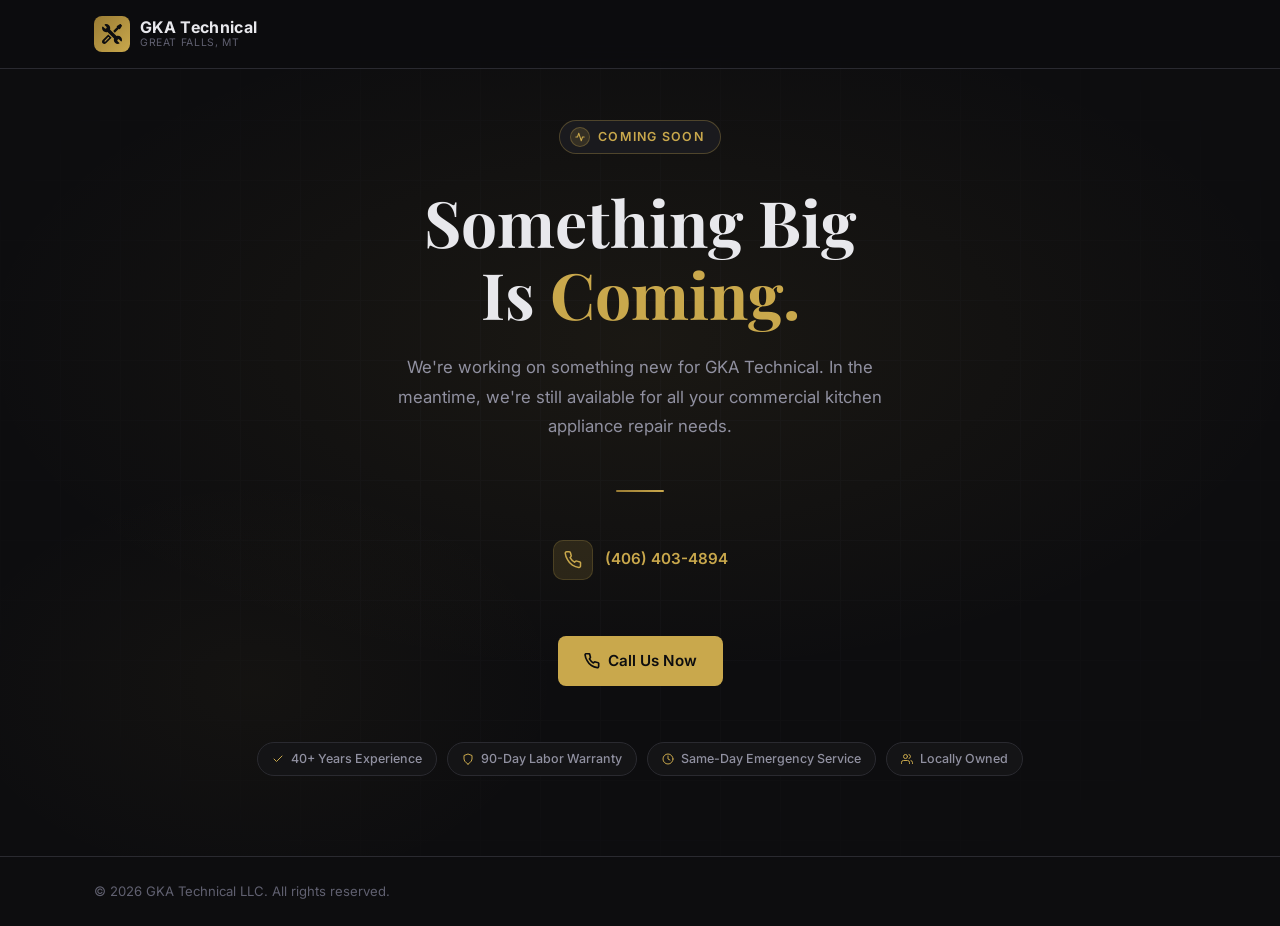
<file: coming-soon.html>
<!DOCTYPE html>
<html lang="en">
<head>
  <meta charset="UTF-8" />
  <meta name="viewport" content="width=device-width, initial-scale=1.0" />
  <title>Coming Soon | GKA Technical</title>
  <meta name="description" content="Something new is coming from GKA Technical — commercial kitchen appliance repair in Great Falls, MT." />
  <link rel="preconnect" href="https://fonts.googleapis.com" />
  <link rel="preconnect" href="https://fonts.gstatic.com" crossorigin />
  <link href="https://fonts.googleapis.com/css2?family=Inter:wght@300;400;500;600;700&family=Playfair+Display:wght@600;700&display=swap" rel="stylesheet" />
  <link rel="icon" type="image/png" sizes="32x32" href="assets/favicons/favicon-32.png" />
  <link rel="icon" type="image/png" sizes="16x16" href="assets/favicons/favicon-16.png" />
  <link rel="icon" href="assets/favicons/favicon.svg" type="image/svg+xml" />
  <style>
    *, *::before, *::after { box-sizing: border-box; margin: 0; padding: 0; }

    :root {
      --bg:         #0d0d0f;
      --bg-raised:  #141416;
      --bg-card:    #1a1a1e;
      --bg-card-hover: #202025;
      --border:     #2a2a30;
      --border-light: #353540;
      --text:       #e8e8ec;
      --text-muted: #9090a0;
      --text-dim:   #606070;
      --gold:       #c9a84c;
      --gold-light: #e2c46e;
      --gold-dim:   #9a7c34;
      --gold-glow:  rgba(201,168,76,0.15);
      --radius:     12px;
      --radius-lg:  18px;
      --transition: 0.22s ease;
    }

    html { scroll-behavior: smooth; }

    body {
      font-family: 'Inter', system-ui, sans-serif;
      background-color: var(--bg);
      color: var(--text);
      line-height: 1.6;
      overflow-x: hidden;
      min-height: 100vh;
      display: flex;
      flex-direction: column;
    }

    a { color: inherit; text-decoration: none; }
    img { display: block; max-width: 100%; }

    .container {
      width: 100%;
      max-width: 1140px;
      margin: 0 auto;
      padding: 0 24px;
    }

    .gold { color: var(--gold); }

    /* ── Nav ── */
    nav {
      position: fixed;
      top: 0; left: 0; right: 0;
      z-index: 100;
      background: rgba(13,13,15,0.88);
      backdrop-filter: blur(16px);
      -webkit-backdrop-filter: blur(16px);
      border-bottom: 1px solid var(--border);
    }

    .nav-inner {
      display: flex;
      align-items: center;
      justify-content: space-between;
      height: 68px;
    }

    .nav-logo {
      display: flex;
      align-items: center;
      gap: 10px;
    }

    .nav-logo-icon {
      width: 36px;
      height: 36px;
      background: linear-gradient(135deg, var(--gold-dim), var(--gold));
      border-radius: 8px;
      display: flex;
      align-items: center;
      justify-content: center;
    }
    .nav-logo-icon svg { width: 20px; height: 20px; fill: #0d0d0f; }

    .nav-logo-text {
      display: flex;
      flex-direction: column;
      line-height: 1.1;
    }
    .nav-logo-name {
      font-size: 1rem;
      font-weight: 700;
      color: var(--text);
      letter-spacing: 0.02em;
    }
    .nav-logo-sub {
      font-size: 0.65rem;
      color: var(--text-dim);
      letter-spacing: 0.06em;
      text-transform: uppercase;
    }

    .nav-phone {
      font-size: 0.9rem;
      font-weight: 600;
      color: var(--gold);
      transition: color var(--transition);
    }
    .nav-phone:hover { color: var(--gold-light); }

    /* ── Main ── */
    main {
      flex: 1;
      display: flex;
      align-items: center;
      justify-content: center;
      padding: 120px 0 80px;
      position: relative;
      overflow: hidden;
    }

    /* Radial glow background */
    main::before {
      content: '';
      position: absolute;
      inset: 0;
      background:
        radial-gradient(ellipse 80% 60% at 50% 40%, rgba(201,168,76,0.07) 0%, transparent 65%),
        radial-gradient(ellipse 40% 40% at 20% 80%, rgba(201,168,76,0.04) 0%, transparent 60%);
      pointer-events: none;
    }

    /* Subtle animated grid lines */
    main::after {
      content: '';
      position: absolute;
      inset: 0;
      background-image:
        linear-gradient(var(--border) 1px, transparent 1px),
        linear-gradient(90deg, var(--border) 1px, transparent 1px);
      background-size: 60px 60px;
      opacity: 0.18;
      pointer-events: none;
      -webkit-mask-image: radial-gradient(ellipse 80% 80% at 50% 50%, black 20%, transparent 80%);
      mask-image: radial-gradient(ellipse 80% 80% at 50% 50%, black 20%, transparent 80%);
    }

    .cs-inner {
      position: relative;
      z-index: 1;
      display: flex;
      flex-direction: column;
      align-items: center;
      text-align: center;
      gap: 0;
      width: min(720px, calc(100% - 48px));
    }

    /* Badge */
    .cs-badge {
      display: inline-flex;
      align-items: center;
      gap: 8px;
      padding: 6px 16px 6px 10px;
      background: var(--bg-card);
      border: 1px solid rgba(201,168,76,0.3);
      border-radius: 100px;
      margin-bottom: 32px;
    }
    .cs-badge-icon {
      width: 20px; height: 20px;
      background: var(--gold-glow);
      border: 1px solid rgba(201,168,76,0.3);
      border-radius: 50%;
      display: flex;
      align-items: center;
      justify-content: center;
    }
    .cs-badge-icon svg { width: 10px; height: 10px; stroke: var(--gold); fill: none; stroke-width: 2.5; stroke-linecap: round; stroke-linejoin: round; }
    .cs-badge span {
      font-size: 0.78rem;
      font-weight: 600;
      letter-spacing: 0.1em;
      text-transform: uppercase;
      color: var(--gold);
    }

    /* Headline */
    .cs-title {
      font-family: 'Playfair Display', Georgia, serif;
      font-size: clamp(2.4rem, 6vw, 4rem);
      font-weight: 700;
      line-height: 1.12;
      color: var(--text);
      margin-bottom: 24px;
    }
    .cs-title .accent { color: var(--gold); }

    /* Description */
    .cs-desc {
      font-size: 1.05rem;
      color: var(--text-muted);
      max-width: 520px;
      line-height: 1.75;
      margin-bottom: 48px;
    }

    /* Divider */
    .cs-divider {
      width: 48px;
      height: 2px;
      background: linear-gradient(90deg, var(--gold-dim), var(--gold));
      border-radius: 2px;
      margin: 0 auto 48px;
    }

    /* Contact block */
    .cs-contact {
      display: flex;
      align-items: center;
      justify-content: center;
      gap: 32px;
      flex-wrap: wrap;
      margin-bottom: 56px;
    }

    .cs-contact-item {
      display: flex;
      align-items: center;
      gap: 12px;
    }

    .cs-contact-icon {
      width: 40px; height: 40px;
      background: var(--gold-glow);
      border: 1px solid rgba(201,168,76,0.2);
      border-radius: 10px;
      display: flex;
      align-items: center;
      justify-content: center;
      flex-shrink: 0;
    }
    .cs-contact-icon svg { width: 18px; height: 18px; stroke: var(--gold); fill: none; stroke-width: 2; stroke-linecap: round; stroke-linejoin: round; }

    .cs-contact-label {
      font-size: 0.72rem;
      font-weight: 600;
      letter-spacing: 0.1em;
      text-transform: uppercase;
      color: var(--text-dim);
      margin-bottom: 2px;
    }
    .cs-contact-value {
      font-size: 0.95rem;
      font-weight: 600;
      color: var(--text);
    }
    .cs-contact-value a {
      color: var(--gold);
      transition: color var(--transition);
    }
    .cs-contact-value a:hover { color: var(--gold-light); }

    .cs-contact-sep {
      width: 1px;
      height: 40px;
      background: var(--border);
    }

    /* CTA buttons */
    .cs-actions {
      display: flex;
      align-items: center;
      gap: 14px;
      flex-wrap: wrap;
      justify-content: center;
      margin-bottom: 56px;
    }

    .btn {
      display: inline-flex;
      align-items: center;
      gap: 8px;
      padding: 13px 26px;
      border-radius: 8px;
      font-size: 0.95rem;
      font-weight: 600;
      cursor: pointer;
      transition: all var(--transition);
      border: none;
      font-family: inherit;
    }
    .btn-primary {
      background: var(--gold);
      color: #0d0d0f;
    }
    .btn-primary:hover {
      background: var(--gold-light);
      transform: translateY(-1px);
      box-shadow: 0 8px 24px rgba(201,168,76,0.3);
    }
    .btn-outline {
      background: transparent;
      color: var(--text);
      border: 1.5px solid var(--border-light);
    }
    .btn-outline:hover {
      border-color: var(--gold);
      color: var(--gold);
      transform: translateY(-1px);
    }

    /* Trust pills */
    .cs-trust {
      display: flex;
      align-items: center;
      justify-content: center;
      gap: 10px;
      flex-wrap: nowrap;
    }

    .trust-pill {
      display: inline-flex;
      align-items: center;
      gap: 7px;
      padding: 6px 14px;
      background: var(--bg-raised);
      border: 1px solid var(--border);
      border-radius: 100px;
      font-size: 0.78rem;
      font-weight: 500;
      color: var(--text-muted);
      white-space: nowrap;
    }
    .trust-pill svg { width: 12px; height: 12px; stroke: var(--gold); fill: none; stroke-width: 2; stroke-linecap: round; stroke-linejoin: round; }

    /* ── Footer ── */
    footer {
      border-top: 1px solid var(--border);
      padding: 24px 0;
    }

    .footer-inner {
      display: flex;
      align-items: center;
      justify-content: space-between;
      gap: 16px;
      flex-wrap: wrap;
    }

    .footer-copy {
      font-size: 0.82rem;
      color: var(--text-dim);
    }

    .footer-back {
      font-size: 0.82rem;
      color: var(--text-dim);
      transition: color var(--transition);
      display: inline-flex;
      align-items: center;
      gap: 6px;
    }
    .footer-back:hover { color: var(--gold); }
    .footer-back svg { width: 12px; height: 12px; stroke: currentColor; fill: none; stroke-width: 2; stroke-linecap: round; stroke-linejoin: round; }

    @media (max-width: 600px) {
      .cs-contact-sep { display: none; }
      .cs-contact { gap: 20px; }
      .footer-inner { justify-content: center; text-align: center; }
      .cs-trust { flex-wrap: wrap; }
    }

    @keyframes pulse {
      0%, 100% { opacity: 1; }
      50% { opacity: 0.5; }
    }
  </style>
</head>
<body>

<!-- ── Nav ── -->
<nav>
  <div class="container">
    <div class="nav-inner">
      <a href="index.html" class="nav-logo">
        <div class="nav-logo-icon">
          <svg viewBox="0 0 512 512" xmlns="http://www.w3.org/2000/svg"><path d="M481.429,332.892c-26.337-26.357-62.882-37.523-109.815-24.945L204.256,140.419l2.212-8.364c9.639-36.166-0.776-75.041-27.172-101.437C152.42,3.721,114.212-6.148,78.077,3.778c-5.153,1.415-9.164,5.464-10.529,10.631c-1.365,5.167,0.132,10.659,3.909,14.438l40.297,40.297c11.781,11.81,11.666,30.724,0.029,42.392c-11.545,11.576-30.951,11.558-42.45,0.029L29.028,71.257c-3.779-3.781-9.287-5.264-14.454-3.891c-5.168,1.372-9.202,5.393-10.612,10.551c-9.781,35.738-0.159,74.183,26.846,101.188c26.326,26.345,62.825,37.551,109.786,24.946l167.371,167.528c-12.49,46.919-1.716,83.11,24.975,109.801c26.91,26.93,65.136,36.726,101.192,26.833c5.154-1.414,9.166-5.464,10.532-10.631c1.366-5.167-0.13-10.66-3.909-14.44l-40.288-40.288c-11.781-11.81-11.666-30.726-0.029-42.392c11.689-11.629,31.052-11.444,42.45-0.015l40.308,40.297c3.779,3.779,9.287,5.262,14.453,3.889c5.167-1.373,9.201-5.392,10.611-10.549C518.041,398.352,508.421,359.897,481.429,332.892z"/><path d="M160.551,266.584L17.559,409.594c-23.401,23.401-23.401,61.455,0,84.855c23.401,23.401,61.455,23.401,84.855,0l142.989-143.006L160.551,266.584z M88.322,447.898c-5.86,5.86-15.35,5.86-21.21,0c-5.859-5.859-5.859-15.351,0-21.21l90.98-90.997c5.859-5.859,15.352-5.859,21.21,0c5.859,5.859,5.859,15.351,0,21.21L88.322,447.898z"/><path d="M507.596,30.253L481.737,4.394c-4.867-4.867-12.42-5.797-18.322-2.258l-79.547,47.723c-8.37,5.021-9.791,16.568-2.891,23.469l6.332,6.33l-100.98,100.567l42.435,42.435l100.98-100.567l8.919,8.921c6.901,6.899,18.449,5.479,23.469-2.891l47.723-79.547C513.393,42.673,512.463,35.12,507.596,30.253z"/></svg>
        </div>
        <div class="nav-logo-text">
          <span class="nav-logo-name">GKA Technical</span>
          <span class="nav-logo-sub">Great Falls, MT</span>
        </div>
      </a>

      
    </div>
  </div>
</nav>

<!-- ── Main ── -->
<main>
  <div class="cs-inner">

      <div class="cs-badge">
        <div class="cs-badge-icon">
          <svg viewBox="0 0 24 24"><polyline points="22 12 18 12 15 21 9 3 6 12 2 12"/></svg>
        </div>
        <span>Coming Soon</span>
      </div>

      <h1 class="cs-title">
        Something Big<br />
        Is <span class="accent">Coming.</span>
      </h1>

      <p class="cs-desc">
        We're working on something new for GKA Technical. In the meantime, we're still available for all your commercial kitchen appliance repair needs.
      </p>

      <div class="cs-divider"></div>

      <div class="cs-contact">
        <div class="cs-contact-item">
          <div class="cs-contact-icon">
            <svg viewBox="0 0 24 24"><path d="M22 16.92v3a2 2 0 0 1-2.18 2 19.79 19.79 0 0 1-8.63-3.07A19.5 19.5 0 0 1 4.69 11.5a19.79 19.79 0 0 1-3.07-8.67A2 2 0 0 1 3.8 1h3a2 2 0 0 1 2 1.72 12.84 12.84 0 0 0 .7 2.81 2 2 0 0 1-.45 2.11L8.09 8.91a16 16 0 0 0 6 6l.91-.95a2 2 0 0 1 2.11-.45 12.84 12.84 0 0 0 2.81.7A2 2 0 0 1 22 16.92z"/></svg>
          </div>
          <div>
            <div class="cs-contact-value"><a href="tel:+14064034894">(406) 403-4894</a></div>
          </div>
        </div>

        <!-- <div class="cs-contact-sep"></div> -->

        <!-- <div class="cs-contact-item">
          <div class="cs-contact-icon">
            <svg viewBox="0 0 24 24"><path d="M4 4h16c1.1 0 2 .9 2 2v12c0 1.1-.9 2-2 2H4c-1.1 0-2-.9-2-2V6c0-1.1.9-2 2-2z"/><polyline points="22,6 12,13 2,6"/></svg>
          </div>
          <div>
            <div class="cs-contact-value"><a href="mailto:service@gkatechnical.com">service@gkatechnical.com</a></div>
          </div>
        </div> -->


        
      </div>

      <div class="cs-actions">
        <a href="tel:+14064034894" class="btn btn-primary">
          <svg width="16" height="16" viewBox="0 0 24 24" fill="none" stroke="currentColor" stroke-width="2.5" stroke-linecap="round" stroke-linejoin="round"><path d="M22 16.92v3a2 2 0 0 1-2.18 2 19.79 19.79 0 0 1-8.63-3.07A19.5 19.5 0 0 1 4.69 11.5a19.79 19.79 0 0 1-3.07-8.67A2 2 0 0 1 3.8 1h3a2 2 0 0 1 2 1.72 12.84 12.84 0 0 0 .7 2.81 2 2 0 0 1-.45 2.11L8.09 8.91a16 16 0 0 0 6 6l.91-.95a2 2 0 0 1 2.11-.45 12.84 12.84 0 0 0 2.81.7A2 2 0 0 1 22 16.92z"/></svg>
          Call Us Now
        </a>
        
      </div>

      <div class="cs-trust">
        <div class="trust-pill">
          <svg viewBox="0 0 24 24"><polyline points="20 6 9 17 4 12"/></svg>
          40+ Years Experience
        </div>
        <div class="trust-pill">
          <svg viewBox="0 0 24 24"><path d="M12 22s8-4 8-10V5l-8-3-8 3v7c0 6 8 10 8 10z"/></svg>
          90-Day Labor Warranty
        </div>
        <div class="trust-pill">
          <svg viewBox="0 0 24 24"><circle cx="12" cy="12" r="10"/><polyline points="12 6 12 12 16 14"/></svg>
          Same-Day Emergency Service
        </div>
        <div class="trust-pill">
          <svg viewBox="0 0 24 24"><path d="M17 21v-2a4 4 0 0 0-4-4H5a4 4 0 0 0-4 4v2"/><circle cx="9" cy="7" r="4"/><path d="M23 21v-2a4 4 0 0 0-3-3.87"/><path d="M16 3.13a4 4 0 0 1 0 7.75"/></svg>
          Locally Owned
        </div>
      </div>

    </div>
</main>

<!-- ── Footer ── -->
<footer>
  <div class="container">
    <div class="footer-inner">
      <div class="footer-copy">&copy; 2026 GKA Technical LLC. All rights reserved.</div>
      
    </div>
  </div>
</footer>

</body>
</html>
</file>
<file: styles.css>
/* ── Reset & Base ── */
*, *::before, *::after { box-sizing: border-box; margin: 0; padding: 0; }

.address { display: none; }

:root {
  --bg:         #0d0d0f;
  --bg-raised:  #141416;
  --bg-card:    #1a1a1e;
  --bg-card-hover: #202025;
  --border:     #2a2a30;
  --border-light: #353540;
  --text:       #e8e8ec;
  --text-muted: #9090a0;
  --text-dim:   #606070;
  --gold:       #c9a84c;
  --gold-light: #e2c46e;
  --gold-dim:   #9a7c34;
  --gold-glow:  rgba(201,168,76,0.15);
  --radius:     12px;
  --radius-lg:  18px;
  --transition: 0.22s ease;
}

html { scroll-behavior: smooth; }

body {
  font-family: 'Inter', system-ui, sans-serif;
  background-color: var(--bg);
  color: var(--text);
  line-height: 1.6;
  overflow-x: hidden;
}

a { color: inherit; text-decoration: none; }
img { display: block; max-width: 100%; }

/* ── Utility ── */
.container {
  width: 100%;
  max-width: 1140px;
  margin: 0 auto;
  padding: 0 24px;
}

.gold { color: var(--gold); }

.section-label {
  display: inline-flex;
  align-items: center;
  gap: 8px;
  font-size: 0.72rem;
  font-weight: 600;
  letter-spacing: 0.12em;
  text-transform: uppercase;
  color: var(--gold);
  margin-bottom: 14px;
}
.section-label::before {
  content: '';
  display: block;
  width: 20px;
  height: 2px;
  background: var(--gold);
  border-radius: 2px;
}

.section-title {
  font-family: 'Playfair Display', Georgia, serif;
  font-size: clamp(1.8rem, 4vw, 2.6rem);
  font-weight: 700;
  color: var(--text);
  line-height: 1.2;
  margin-bottom: 16px;
}

.section-sub {
  font-size: 1.05rem;
  color: var(--text-muted);
  max-width: 560px;
  line-height: 1.7;
}

.btn {
  display: inline-flex;
  align-items: center;
  gap: 8px;
  padding: 13px 26px;
  border-radius: 8px;
  font-size: 0.95rem;
  font-weight: 600;
  cursor: pointer;
  transition: all var(--transition);
  border: none;
}

.btn-primary {
  background: var(--gold);
  color: #0d0d0f;
}
.btn-primary:hover {
  background: var(--gold-light);
  transform: translateY(-1px);
  box-shadow: 0 8px 24px rgba(201,168,76,0.3);
}

.btn-outline {
  background: transparent;
  color: var(--text);
  border: 1.5px solid var(--border-light);
}
.btn-outline:hover {
  border-color: var(--gold);
  color: var(--gold);
  transform: translateY(-1px);
}

/* ── Nav ── */
nav {
  position: fixed;
  top: 0; left: 0; right: 0;
  z-index: 100;
  background: rgba(13,13,15,0.88);
  backdrop-filter: blur(16px);
  -webkit-backdrop-filter: blur(16px);
  border-bottom: 1px solid var(--border);
  transition: all var(--transition);
}

.nav-inner {
  display: flex;
  align-items: center;
  justify-content: space-between;
  height: 68px;
}

.nav-logo {
  display: flex;
  align-items: center;
  gap: 10px;
}

.nav-logo-icon {
  width: 36px;
  height: 36px;
  background: linear-gradient(135deg, var(--gold-dim), var(--gold));
  border-radius: 8px;
  display: flex;
  align-items: center;
  justify-content: center;
}

.nav-logo-icon svg { width: 20px; height: 20px; fill: #0d0d0f; }

.nav-logo-text {
  display: flex;
  flex-direction: column;
  line-height: 1.1;
}
.nav-logo-name {
  font-size: 1rem;
  font-weight: 700;
  color: var(--text);
  letter-spacing: 0.02em;
}
.nav-logo-sub {
  font-size: 0.65rem;
  color: var(--text-dim);
  letter-spacing: 0.06em;
  text-transform: uppercase;
}

.nav-links {
  display: flex;
  align-items: center;
  gap: 32px;
  list-style: none;
}

.nav-links a {
  font-size: 0.9rem;
  font-weight: 500;
  color: var(--text-muted);
  transition: color var(--transition);
}
.nav-links a:hover { color: var(--text); }

.nav-cta {
  display: flex;
  align-items: center;
  gap: 12px;
}

.nav-phone {
  font-size: 0.9rem;
  font-weight: 600;
  color: var(--gold);
  transition: color var(--transition);
}
.nav-phone:hover { color: var(--gold-light); }

.hamburger {
  display: none;
  flex-direction: column;
  gap: 5px;
  cursor: pointer;
  padding: 4px;
  background: none;
  border: none;
}
.hamburger span {
  display: block;
  width: 24px;
  height: 2px;
  background: var(--text);
  border-radius: 2px;
  transition: all var(--transition);
}

.mobile-menu {
  display: none;
  position: fixed;
  top: 68px; left: 0; right: 0;
  background: var(--bg-raised);
  border-bottom: 1px solid var(--border);
  padding: 20px 24px;
  z-index: 99;
  flex-direction: column;
  gap: 4px;
}
.mobile-menu.open { display: flex; }
.mobile-menu a {
  padding: 12px 0;
  border-bottom: 1px solid var(--border);
  font-size: 1rem;
  font-weight: 500;
  color: var(--text-muted);
  transition: color var(--transition);
}
.mobile-menu a:last-child { border-bottom: none; }
.mobile-menu a:hover { color: var(--gold); }

/* ── Hero ── */
#hero {
  min-height: 100vh;
  display: flex;
  align-items: center;
  padding-top: 68px;
  position: relative;
  overflow: hidden;
}

.hero-video {
  position: absolute;
  inset: 0;
  width: 100%;
  height: 100%;
  object-fit: cover;
  object-position: center;
  pointer-events: none;
}

.hero-video-overlay {
  position: absolute;
  inset: 0;
  background:
    linear-gradient(to bottom, rgba(13,13,15,0.55) 0%, rgba(13,13,15,0.72) 100%),
    radial-gradient(ellipse 80% 60% at 60% 40%, rgba(201,168,76,0.08) 0%, transparent 60%);
  pointer-events: none;
}

.hero-content {
  position: relative;
  z-index: 1;
  padding: 80px 0;
}

.hero-badge {
  display: inline-flex;
  align-items: center;
  gap: 8px;
  padding: 6px 14px 6px 8px;
  background: var(--bg-card);
  border: 1px solid var(--border-light);
  border-radius: 100px;
  margin-bottom: 28px;
}
.hero-badge-dot {
  width: 8px; height: 8px;
  background: #3d9e56;
  border-radius: 50%;
  animation: pulse 2s infinite;
}
@keyframes pulse {
  0%, 100% { opacity: 1; }
  50% { opacity: 0.5; }
}
.hero-badge span {
  font-size: 0.78rem;
  font-weight: 500;
  color: var(--text-muted);
}
.hero-badge strong { color: var(--text); }

.hero-title {
  font-family: 'Playfair Display', Georgia, serif;
  font-size: clamp(2.4rem, 6vw, 4.2rem);
  font-weight: 700;
  line-height: 1.1;
  color: var(--text);
  margin-bottom: 24px;
  max-width: 720px;
}

.hero-title .accent {
  color: var(--gold);
  position: relative;
}

.hero-desc {
  font-size: 1.1rem;
  color: var(--text-muted);
  max-width: 540px;
  line-height: 1.75;
  margin-bottom: 40px;
}

.hero-actions {
  display: flex;
  align-items: center;
  gap: 16px;
  flex-wrap: wrap;
  margin-bottom: 60px;
}

.hero-stats {
  display: flex;
  gap: 40px;
  flex-wrap: wrap;
}

.hero-stat {
  display: flex;
  flex-direction: column;
  gap: 2px;
}
.hero-stat-number {
  font-size: 1.7rem;
  font-weight: 700;
  color: var(--gold);
  line-height: 1;
}
.hero-stat-label {
  font-size: 0.8rem;
  color: var(--text-dim);
  text-transform: uppercase;
  letter-spacing: 0.06em;
}

.hero-divider {
  width: 1px;
  height: 40px;
  background: var(--border);
  align-self: center;
}

/* ── Trust Bar ── */
#trust {
  padding: 32px 0;
  border-top: 1px solid var(--border);
  border-bottom: 1px solid var(--border);
  background: var(--bg-raised);
}

.trust-inner {
  display: flex;
  align-items: center;
  justify-content: center;
  gap: 48px;
  flex-wrap: wrap;
}

.trust-item {
  display: flex;
  align-items: center;
  gap: 10px;
  color: var(--text-muted);
  font-size: 0.88rem;
  font-weight: 500;
}

.trust-icon {
  width: 32px; height: 32px;
  background: var(--bg-card);
  border: 1px solid var(--border);
  border-radius: 8px;
  display: flex;
  align-items: center;
  justify-content: center;
  flex-shrink: 0;
}
.trust-icon svg { width: 16px; height: 16px; stroke: var(--gold); fill: none; stroke-width: 2; stroke-linecap: round; stroke-linejoin: round; }

/* ── Dealer Banner ── */
#dealer-banner {
  position: absolute;
  bottom: 0;
  left: 0;
  right: 0;
  padding: 16px 0;
  background: rgba(26,26,30,0.75);
  border-top: 1px solid var(--border);
  backdrop-filter: blur(12px);
  -webkit-backdrop-filter: blur(12px);
}

.dealer-inner {
  display: flex;
  align-items: center;
  justify-content: space-between;
  gap: 32px;
  flex-wrap: wrap;
}

.dealer-label {
  font-size: 0.78rem;
  font-weight: 700;
  letter-spacing: 0.1em;
  text-transform: uppercase;
  color: var(--gold);
}

.dealer-sub {
  display: block;
  font-size: 0.82rem;
  color: var(--text-dim);
  margin-top: 2px;
}

.dealer-logos {
  display: flex;
  align-items: center;
  gap: 72px;
}

.dealer-logos img {
  height: 28px;
  width: auto;
  opacity: 0.75;
  filter: brightness(0) invert(1);
}

.dealer-cta {
  font-size: 0.88rem;
  font-weight: 600;
  color: var(--gold);
  transition: color var(--transition);
  white-space: nowrap;
}
.dealer-cta:hover { color: var(--gold-light); }

@media (max-width: 700px) {
  .dealer-inner {
    flex-direction: column;
    align-items: center;
    text-align: center;
    gap: 16px;
  }
  .dealer-text {
    width: 100%;
  }
  .dealer-logos {
    display: flex;
    flex-wrap: wrap;
    gap: 24px;
    justify-content: center;
    width: 100%;
  }
  .dealer-logos img {
    height: 24px;
    max-width: 100%;
  }
  .dealer-cta {
    align-self: center;
    width: 100%;
    max-width: 360px;
  }
  #hero {
    flex-direction: column;
    align-items: stretch;
  }
  #dealer-banner {
    position: relative;
    bottom: auto;
    left: auto;
    right: auto;
    width: auto;
    margin-top: 32px;
    padding-top: 16px;
    padding-bottom: 16px;
  }
}

/* ── Services ── */
#services {
  padding: 100px 0;
}

.services-header {
  display: flex;
  justify-content: space-between;
  align-items: flex-end;
  gap: 32px;
  margin-bottom: 56px;
  flex-wrap: wrap;
}

.services-grid {
  display: grid;
  grid-template-columns: repeat(auto-fill, minmax(300px, 1fr));
  gap: 20px;
}

.service-card {
  background: var(--bg-card);
  border: 1px solid var(--border);
  border-radius: var(--radius-lg);
  padding: 28px;
  transition: all var(--transition);
  cursor: default;
  position: relative;
  overflow: hidden;
}
.service-card[style*="--card-img"] {
  background: var(--bg-card);
}
.service-card[style*="--card-img"]::after {
  content: '';
  position: absolute;
  inset: 0;
  background: linear-gradient(rgba(26,26,30,0.91), rgba(26,26,30,0.94)), var(--card-img);
  background-size: cover;
  background-position: center;
  z-index: 0;
  transition: transform 0.6s ease;
}
.service-card[style*="--card-img"]:hover::after {
  transform: scale(1.04);
}
.service-card[style*="--card-img"] > * {
  position: relative;
  z-index: 1;
}
.service-card[style*="--card-img"]::before {
  z-index: 2;
}
.service-card::before {
  content: '';
  position: absolute;
  top: 0; left: 0; right: 0;
  height: 2px;
  background: linear-gradient(90deg, var(--gold-dim), var(--gold));
  opacity: 0;
  transition: opacity var(--transition);
}
.service-card:hover {
  background: var(--bg-card-hover);
  border-color: var(--border-light);
  transform: translateY(-3px);
  box-shadow: 0 16px 40px rgba(0,0,0,0.4);
}
.service-card:hover::before { opacity: 1; }

.service-icon {
  width: 48px; height: 48px;
  background: var(--gold-glow);
  border: 1px solid rgba(201,168,76,0.2);
  border-radius: 12px;
  display: flex;
  align-items: center;
  justify-content: center;
  margin-bottom: 20px;
}
.service-icon svg { width: 24px; height: 24px; stroke: var(--gold); fill: none; stroke-width: 1.8; stroke-linecap: round; stroke-linejoin: round; }

.service-name {
  font-size: 1.05rem;
  font-weight: 600;
  color: var(--text);
  margin-bottom: 10px;
}

.service-desc {
  font-size: 0.9rem;
  color: var(--text-muted);
  line-height: 1.65;
}

.service-brands {
/*  margin-top: 16px;
  display: flex;
  flex-wrap: wrap;
  gap: 6px;
  */
  display: none;
}
.brand-tag {
  padding: 3px 9px;
  background: var(--bg-raised);
  border: 1px solid var(--border);
  border-radius: 4px;
  font-size: 0.72rem;
  color: var(--text-dim);
  font-weight: 500;
}

/* ── Brand Carousel ── */
.brands-carousel-card {
  grid-column: 1 / -1;
  cursor: default;
}
.brands-carousel-card:hover { transform: none; }

.brands-carousel-header {
  margin-bottom: 64px;
}

.brands-track-wrap {
  position: relative;
  overflow: hidden;
}
.brands-track-wrap::before,
.brands-track-wrap::after {
  content: '';
  position: absolute;
  top: 0;
  bottom: 0;
  width: 80px;
  z-index: 2;
  pointer-events: none;
}
.brands-track-wrap::before {
  left: 0;
  background: linear-gradient(to right, var(--bg-card), transparent);
}
.brands-track-wrap::after {
  right: 0;
  background: linear-gradient(to left, var(--bg-card), transparent);
}

.brands-track {
  display: flex;
  align-items: center;
  width: max-content;
  animation: brand-scroll 22s linear infinite;
}
.brands-track:hover { animation-play-state: paused; }

.brands-track img {
  height: 36px;
  width: auto;
  object-fit: contain;
  opacity: 0.55;
  filter: grayscale(1) brightness(1.8);
  transition: opacity 0.2s, filter 0.2s;
  flex-shrink: 0;
  margin-right: 48px;
}
.brands-track img:hover {
  opacity: 0.9;
  filter: grayscale(0) brightness(1);
}

@keyframes brand-scroll {
  0%   { transform: translateX(0); }
  100% { transform: translateX(-50%); }
}

/* ── Why Us ── */
#why {
  padding: 100px 0;
  background: var(--bg-raised);
  border-top: 1px solid var(--border);
  border-bottom: 1px solid var(--border);
}

.why-grid {
  display: grid;
  grid-template-columns: 1fr 1fr;
  gap: 64px;
  align-items: center;
}

.why-visual {
  position: relative;
}

.why-card-stack {
  display: flex;
  flex-direction: column;
  gap: 14px;
}

.why-feature {
  background: var(--bg-card);
  border: 1px solid var(--border);
  border-radius: var(--radius);
  padding: 20px 22px;
  display: flex;
  align-items: flex-start;
  gap: 16px;
  transition: all var(--transition);
}
.why-feature:hover {
  border-color: var(--border-light);
  background: var(--bg-card-hover);
}

.why-feature-icon {
  width: 40px; height: 40px;
  background: var(--gold-glow);
  border: 1px solid rgba(201,168,76,0.2);
  border-radius: 10px;
  display: flex;
  align-items: center;
  justify-content: center;
  flex-shrink: 0;
}
.why-feature-icon svg { width: 20px; height: 20px; stroke: var(--gold); fill: none; stroke-width: 2; stroke-linecap: round; stroke-linejoin: round; }

.why-feature-body { flex: 1; }
.why-feature-title {
  font-size: 0.95rem;
  font-weight: 600;
  color: var(--text);
  margin-bottom: 4px;
}
.why-feature-desc {
  font-size: 0.85rem;
  color: var(--text-muted);
  line-height: 1.6;
}

/* ── Process ── */
#process {
  padding: 100px 0;
}

.process-header { text-align: center; margin-bottom: 64px; }
.process-header .section-sub { margin: 0 auto; }

.process-steps {
  display: grid;
  grid-template-columns: repeat(4, 1fr);
  gap: 2px;
  position: relative;
}

.process-step {
  background: var(--bg-card);
  border: 1px solid var(--border);
  padding: 32px 24px;
  position: relative;
  transition: all var(--transition);
}
.process-step:first-child { border-radius: var(--radius) 0 0 var(--radius); }
.process-step:last-child { border-radius: 0 var(--radius) var(--radius) 0; }
.process-step:hover {
  background: var(--bg-card-hover);
  z-index: 1;
}

.process-number {
  font-size: 3rem;
  font-weight: 700;
  color: rgba(201,168,76,0.12);
  line-height: 1;
  margin-bottom: 16px;
  font-family: 'Playfair Display', serif;
}
.process-step:hover .process-number { color: rgba(201,168,76,0.25); }

.process-step-title {
  font-size: 1rem;
  font-weight: 600;
  color: var(--text);
  margin-bottom: 8px;
}
.process-step-desc {
  font-size: 0.875rem;
  color: var(--text-muted);
  line-height: 1.65;
}

.process-connector {
  position: absolute;
  top: 50%;
  right: -13px;
  transform: translateY(-50%);
  width: 24px;
  height: 24px;
  background: var(--bg);
  border: 1px solid var(--border);
  border-radius: 50%;
  display: flex;
  align-items: center;
  justify-content: center;
  z-index: 2;
}
.process-connector svg { width: 12px; height: 12px; stroke: var(--gold); fill: none; stroke-width: 2.5; stroke-linecap: round; stroke-linejoin: round; }
.process-step:last-child .process-connector { display: none; }

/* ── Testimonials ── */
#testimonials {
  padding: 100px 0;
  background: var(--bg-raised);
  border-top: 1px solid var(--border);
  border-bottom: 1px solid var(--border);
}

.testimonials-header { text-align: center; margin-bottom: 56px; }

.testimonials-grid {
  display: grid;
  grid-template-columns: repeat(3, 1fr);
  gap: 20px;
}

.testimonial-card {
  background: var(--bg-card);
  border: 1px solid var(--border);
  border-radius: var(--radius-lg);
  padding: 28px;
  display: flex;
  flex-direction: column;
  gap: 16px;
  transition: all var(--transition);
}
.testimonial-card:hover {
  border-color: var(--border-light);
  transform: translateY(-2px);
}

.stars {
  display: flex;
  gap: 3px;
}
.star { width: 14px; height: 14px; fill: var(--gold); }

.testimonial-text {
  font-size: 0.93rem;
  color: var(--text-muted);
  line-height: 1.7;
  flex: 1;
  font-style: italic;
}

.testimonial-author {
  display: flex;
  align-items: center;
  gap: 12px;
  padding-top: 16px;
  border-top: 1px solid var(--border);
}

.author-avatar {
  width: 38px; height: 38px;
  border-radius: 50%;
  background: linear-gradient(135deg, var(--gold-dim), var(--gold));
  display: flex;
  align-items: center;
  justify-content: center;
  font-size: 0.85rem;
  font-weight: 700;
  color: #0d0d0f;
  flex-shrink: 0;
}

.author-name {
  font-size: 0.88rem;
  font-weight: 600;
  color: var(--text);
}
.author-role {
  font-size: 0.78rem;
  color: var(--text-dim);
}

/* ── Service Area ── */
#area {
  padding: 100px 0;
}

.area-grid {
  display: grid;
  grid-template-columns: 1fr 1fr;
  gap: 64px;
  align-items: center;
}

.area-map {
  background: var(--bg-card);
  border: 1px solid var(--border);
  border-radius: var(--radius-lg);
  padding: 40px;
  display: flex;
  flex-direction: column;
  align-items: center;
  gap: 20px;
  min-height: 320px;
  justify-content: center;
}

.map-icon-wrap {
  width: 72px; height: 72px;
  background: var(--gold-glow);
  border: 1px solid rgba(201,168,76,0.2);
  border-radius: 50%;
  display: flex;
  align-items: center;
  justify-content: center;
}
.map-icon-wrap svg { width: 36px; height: 36px; stroke: var(--gold); fill: none; stroke-width: 1.5; stroke-linecap: round; stroke-linejoin: round; }

.map-title {
  font-family: 'Playfair Display', serif;
  font-size: 1.3rem;
  font-weight: 700;
  color: var(--text);
  text-align: center;
}
.map-sub {
  font-size: 0.88rem;
  color: var(--text-muted);
  text-align: center;
}

.area-towns {
  display: flex;
  flex-wrap: wrap;
  gap: 8px;
  justify-content: center;
}
.town-tag {
  padding: 5px 12px;
  background: var(--bg-raised);
  border: 1px solid var(--border);
  border-radius: 100px;
  font-size: 0.8rem;
  color: var(--text-muted);
}


.area-perks {
  display: flex;
  flex-direction: column;
  gap: 20px;
  margin-top: 36px;
}

.area-perk {
  display: flex;
  align-items: center;
  gap: 14px;
}
.area-perk-icon {
  width: 36px; height: 36px;
  background: var(--gold-glow);
  border: 1px solid rgba(201,168,76,0.2);
  border-radius: 8px;
  display: flex; align-items: center; justify-content: center;
  flex-shrink: 0;
}
.area-perk-icon svg { width: 18px; height: 18px; stroke: var(--gold); fill: none; stroke-width: 2; stroke-linecap: round; stroke-linejoin: round; }
.area-perk-text { font-size: 0.93rem; color: var(--text-muted); }
.area-perk-text strong { color: var(--text); }

/* ── CTA Banner ── */
#cta-banner {
  padding: 80px 0;
  position: relative;
  overflow: hidden;
}

.cta-bg {
  position: absolute;
  inset: 0;
  background: radial-gradient(ellipse 70% 100% at 50% 50%, rgba(201,168,76,0.08) 0%, transparent 65%);
  -webkit-mask-image: linear-gradient(to bottom, transparent 0%, black 18%);
  mask-image: linear-gradient(to bottom, transparent 0%, black 18%);
}

.cta-inner {
  position: relative;
  background: var(--bg-card);
  border: 1px solid rgba(201,168,76,0.2);
  border-radius: 20px;
  padding: 60px 56px;
  display: flex;
  flex-direction: column;
  align-items: center;
  text-align: center;
  gap: 32px;
}

.cta-text { max-width: 620px; }
.cta-text .section-title { margin-bottom: 10px; }
.cta-text p { color: var(--text-muted); font-size: 1rem; }

.cta-actions {
  display: flex;
  flex-direction: column;
  align-items: stretch;
  gap: 16px;
  width: 100%;
  max-width: 360px;
}

.cta-phone-display {
  font-size: 1.6rem;
  font-weight: 700;
  color: var(--gold);
  letter-spacing: -0.01em;
  text-align: center;
}

/* ── Contact ── */
#contact {
  padding: 100px 0;
  background: var(--bg-raised);
  border-top: 1px solid var(--border);
}

.contact-grid {
  display: grid;
  grid-template-columns: 1fr 1.4fr;
  gap: 64px;
  align-items: start;
}

.contact-info { display: flex; flex-direction: column; gap: 32px; }

.contact-block-label {
  font-size: 0.72rem;
  font-weight: 600;
  letter-spacing: 0.1em;
  text-transform: uppercase;
  color: var(--text-dim);
  margin-bottom: 6px;
}
.contact-block-value {
  font-size: 1rem;
  font-weight: 500;
  color: var(--text);
}
.contact-block-value a { color: var(--gold); transition: color var(--transition); }
.contact-block-value a:hover { color: var(--gold-light); }

.hours-table { display: flex; flex-direction: column; gap: 6px; }
.hours-row { display: flex; justify-content: space-between; font-size: 0.88rem; }
.hours-day { color: var(--text-muted); }
.hours-time { color: var(--text); font-weight: 500; }
.hours-row.today { color: var(--gold); }
.hours-row.today .hours-day,
.hours-row.today .hours-time { color: var(--gold); }

.contact-form {
  background: var(--bg-card);
  border: 1px solid var(--border);
  border-radius: var(--radius-lg);
  padding: 36px;
}

.form-title {
  font-size: 1.1rem;
  font-weight: 600;
  color: var(--text);
  margin-bottom: 24px;
}

.form-row { display: grid; grid-template-columns: 1fr 1fr; gap: 16px; margin-bottom: 16px; }
.form-row .form-group { margin-bottom: 0; }

.form-group { display: flex; flex-direction: column; gap: 7px; margin-bottom: 16px; }
.form-group:last-of-type { margin-bottom: 0; }

.form-label {
  font-size: 0.82rem;
  font-weight: 500;
  color: var(--text-muted);
}

.form-input, .form-select, .form-textarea {
  background: var(--bg-raised);
  border: 1.5px solid var(--border);
  border-radius: 8px;
  padding: 11px 14px;
  color: var(--text);
  font-family: inherit;
  font-size: 0.93rem;
  transition: border-color var(--transition), box-shadow var(--transition);
  outline: none;
  width: 100%;
}
.form-input::placeholder, .form-textarea::placeholder { color: var(--text-dim); }
.form-input:focus, .form-select:focus, .form-textarea:focus {
  border-color: var(--gold-dim);
  box-shadow: 0 0 0 3px rgba(201,168,76,0.1);
}
.form-select {
  appearance: none;
  cursor: pointer;
  background-image: url("data:image/svg+xml,%3Csvg xmlns='http://www.w3.org/2000/svg' width='16' height='16' viewBox='0 0 24 24' fill='none' stroke='%23606070' stroke-width='2' stroke-linecap='round' stroke-linejoin='round'%3E%3Cpolyline points='6 9 12 15 18 9'%3E%3C/polyline%3E%3C/svg%3E");
  background-repeat: no-repeat;
  background-position: right 12px center;
  padding-right: 36px;
}
.form-select option { background: var(--bg-card); }
.form-textarea { resize: vertical; min-height: 110px; }

.form-submit {
  margin-top: 20px;
  width: 100%;
  padding: 14px;
  justify-content: center;
}

.form-success-msg {
  display: flex;
  flex-direction: column;
  align-items: center;
  justify-content: center;
  text-align: center;
  gap: 12px;
  padding: 48px 32px;
  min-height: 320px;
}

.form-success-msg svg {
  stroke: #3d9e56;
  background: #1a3d25;
  border-radius: 50%;
  padding: 10px;
  width: 64px;
  height: 64px;
  margin-bottom: 8px;
  flex-shrink: 0;
}

.form-success-msg strong {
  font-size: 1.25rem;
  font-weight: 600;
  color: var(--text);
}

.form-success-msg p {
  font-size: 0.95rem;
  color: var(--text-muted);
  max-width: 300px;
  line-height: 1.65;
  margin: 0;
}

.form-error-msg {
  padding: 14px 16px;
  margin-bottom: 18px;
  background: #3d1a1a;
  border: 1px solid #9e3d3d;
  border-radius: 8px;
  color: #cf6f6f;
  font-size: 0.95rem;
}

.form-field-error {
  font-size: 0.8rem;
  color: #cf6f6f;
  min-height: 1em;
}

.input-error {
  border-color: #9e3d3d !important;
}

/* ── Footer ── */
footer {
  background: var(--bg);
  border-top: 1px solid var(--border);
  padding: 48px 0 28px;
}

.footer-top {
  display: grid;
  grid-template-columns: 1.5fr 1fr 1fr 1fr;
  gap: 48px;
  margin-bottom: 40px;
}

.footer-brand-desc {
  font-size: 0.88rem;
  color: var(--text-dim);
  line-height: 1.65;
  margin-top: 14px;
}

.footer-col-title {
  font-size: 0.78rem;
  font-weight: 600;
  text-transform: uppercase;
  letter-spacing: 0.1em;
  color: var(--text-muted);
  margin-bottom: 14px;
}

.footer-links {
  display: flex;
  flex-direction: column;
  gap: 9px;
  list-style: none;
}
.footer-links a {
  font-size: 0.88rem;
  color: var(--text-dim);
  transition: color var(--transition);
}
.footer-links a:hover { color: var(--gold); }

.footer-bottom {
  padding-top: 24px;
  border-top: 1px solid var(--border);
  display: flex;
  justify-content: space-between;
  align-items: center;
  flex-wrap: wrap;
  gap: 12px;
}

.footer-copy {
  font-size: 0.82rem;
  color: var(--text-dim);
}

.footer-legal {
  display: flex;
  gap: 20px;
}
.footer-legal a {
  font-size: 0.82rem;
  color: var(--text-dim);
  transition: color var(--transition);
}
.footer-legal a:hover { color: var(--text-muted); }

/* ── Scroll-to-top ── */
#scroll-top {
  position: fixed;
  bottom: 28px; right: 28px;
  width: 44px; height: 44px;
  background: var(--bg-card);
  border: 1px solid var(--border-light);
  border-radius: 10px;
  display: flex; align-items: center; justify-content: center;
  cursor: pointer;
  opacity: 0;
  pointer-events: none;
  transition: all var(--transition);
  z-index: 50;
}
#scroll-top.visible { opacity: 1; pointer-events: all; }
#scroll-top:hover {
  background: var(--gold);
  border-color: var(--gold);
}
#scroll-top svg { width: 18px; height: 18px; stroke: var(--text); fill: none; stroke-width: 2; stroke-linecap: round; stroke-linejoin: round; }
#scroll-top:hover svg { stroke: #0d0d0f; }

/* ── Responsive ── */
@media (max-width: 900px) {
  .nav-links { display: none; }
  .hamburger { display: flex; }
  .nav-cta .btn { display: none; }

  .why-grid,
  .area-grid,
  .contact-grid { grid-template-columns: 1fr; gap: 40px; }

  .process-steps {
    grid-template-columns: 1fr 1fr;
    gap: 2px;
  }
  .process-step:nth-child(2) { border-radius: 0 var(--radius) 0 0; }
  .process-step:nth-child(3) { border-radius: 0 0 0 var(--radius); }
  .process-step:first-child { border-radius: var(--radius) 0 0 0; }
  .process-step:last-child { border-radius: 0 0 var(--radius) 0; }
  .process-connector { display: none; }

  .testimonials-grid { grid-template-columns: 1fr; }

  .footer-top { grid-template-columns: 1fr 1fr; gap: 32px; }

  .cta-inner { padding: 40px 32px; }
  .cta-actions { max-width: 100%; }
}

@media (max-width: 600px) {
  .hero-stats { gap: 24px; }
  .hero-divider { display: none; }

  .services-grid { grid-template-columns: 1fr; }

  .process-steps { grid-template-columns: 1fr; gap: 2px; }
  .process-step { border-radius: 0 !important; }
  .process-step:first-child { border-radius: var(--radius) var(--radius) 0 0 !important; }
  .process-step:last-child { border-radius: 0 0 var(--radius) var(--radius) !important; }

  .form-row { grid-template-columns: 1fr; }

  .footer-top { grid-template-columns: 1fr; }
  .footer-bottom { flex-direction: column; align-items: flex-start; }

  .cta-inner { padding: 32px 24px; }
  .cta-phone-display { font-size: 1.3rem; }

  .trust-inner { gap: 24px; }
}
</file>
